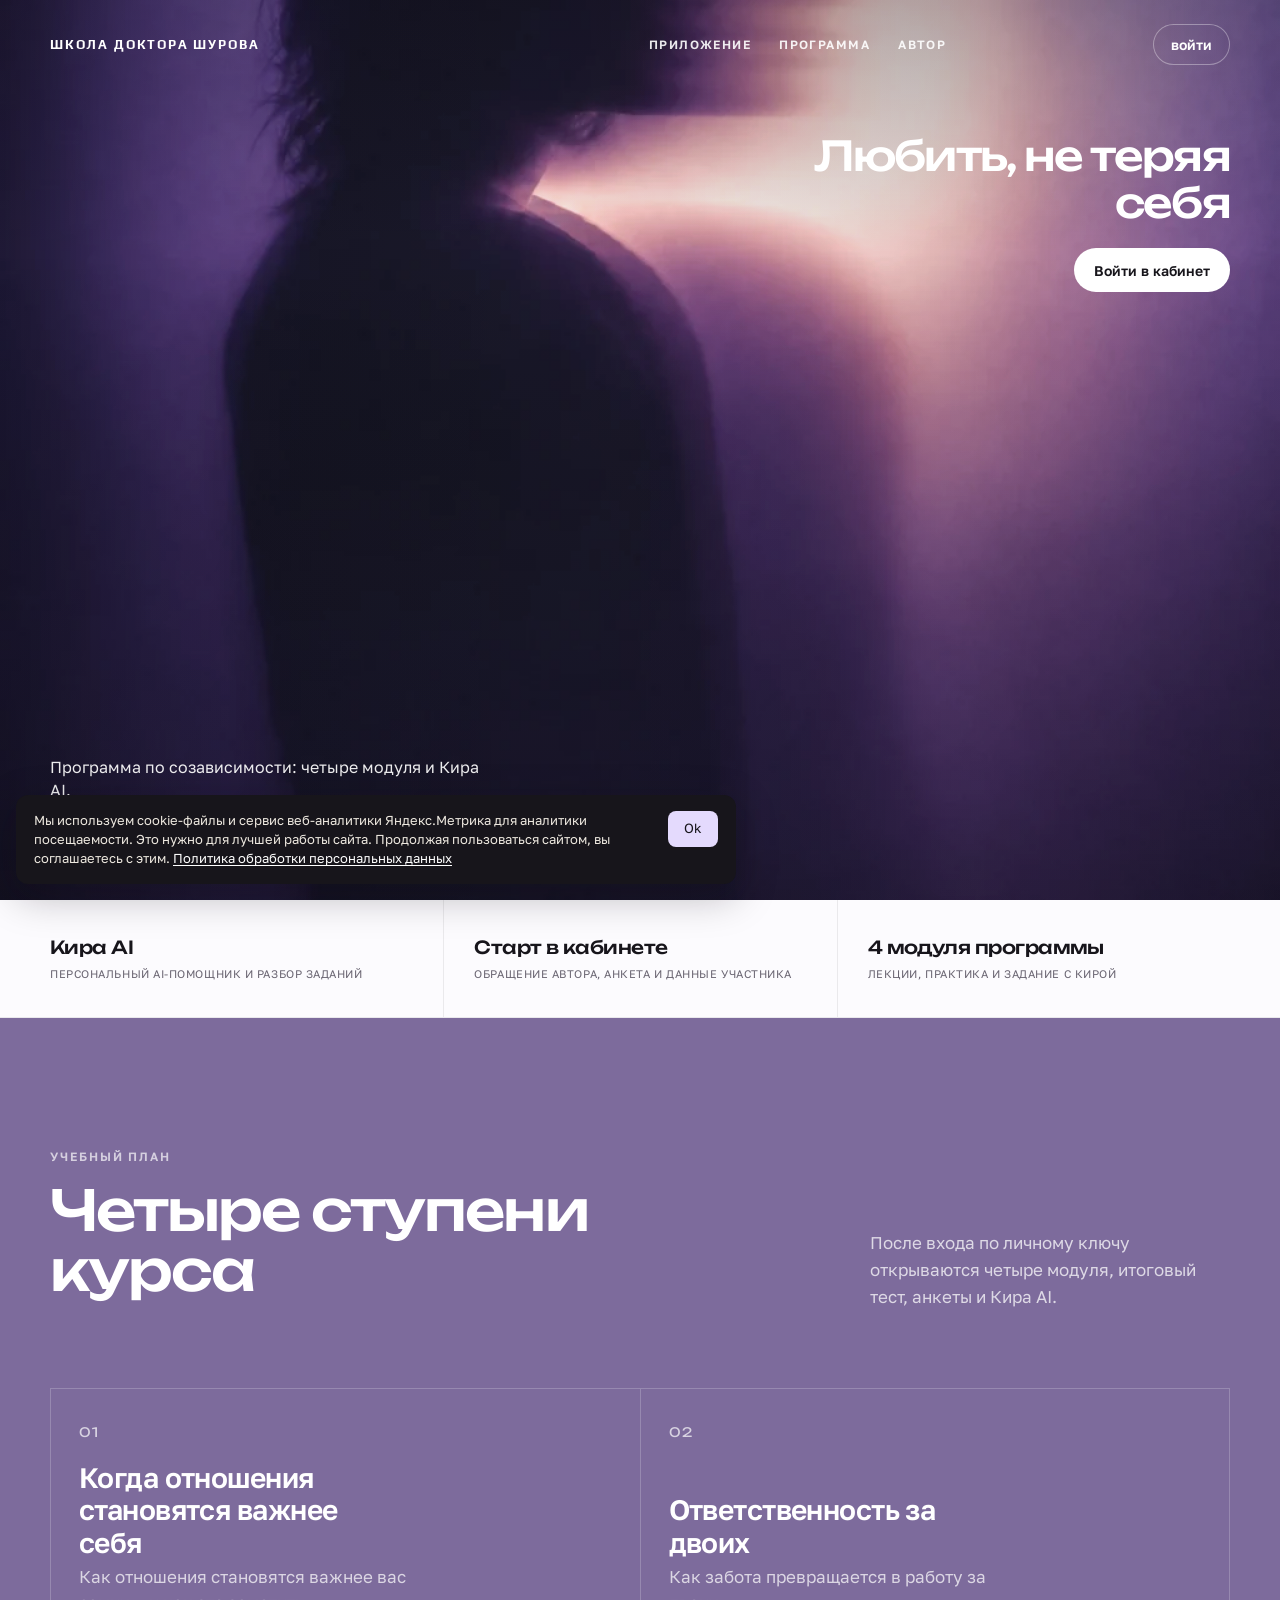
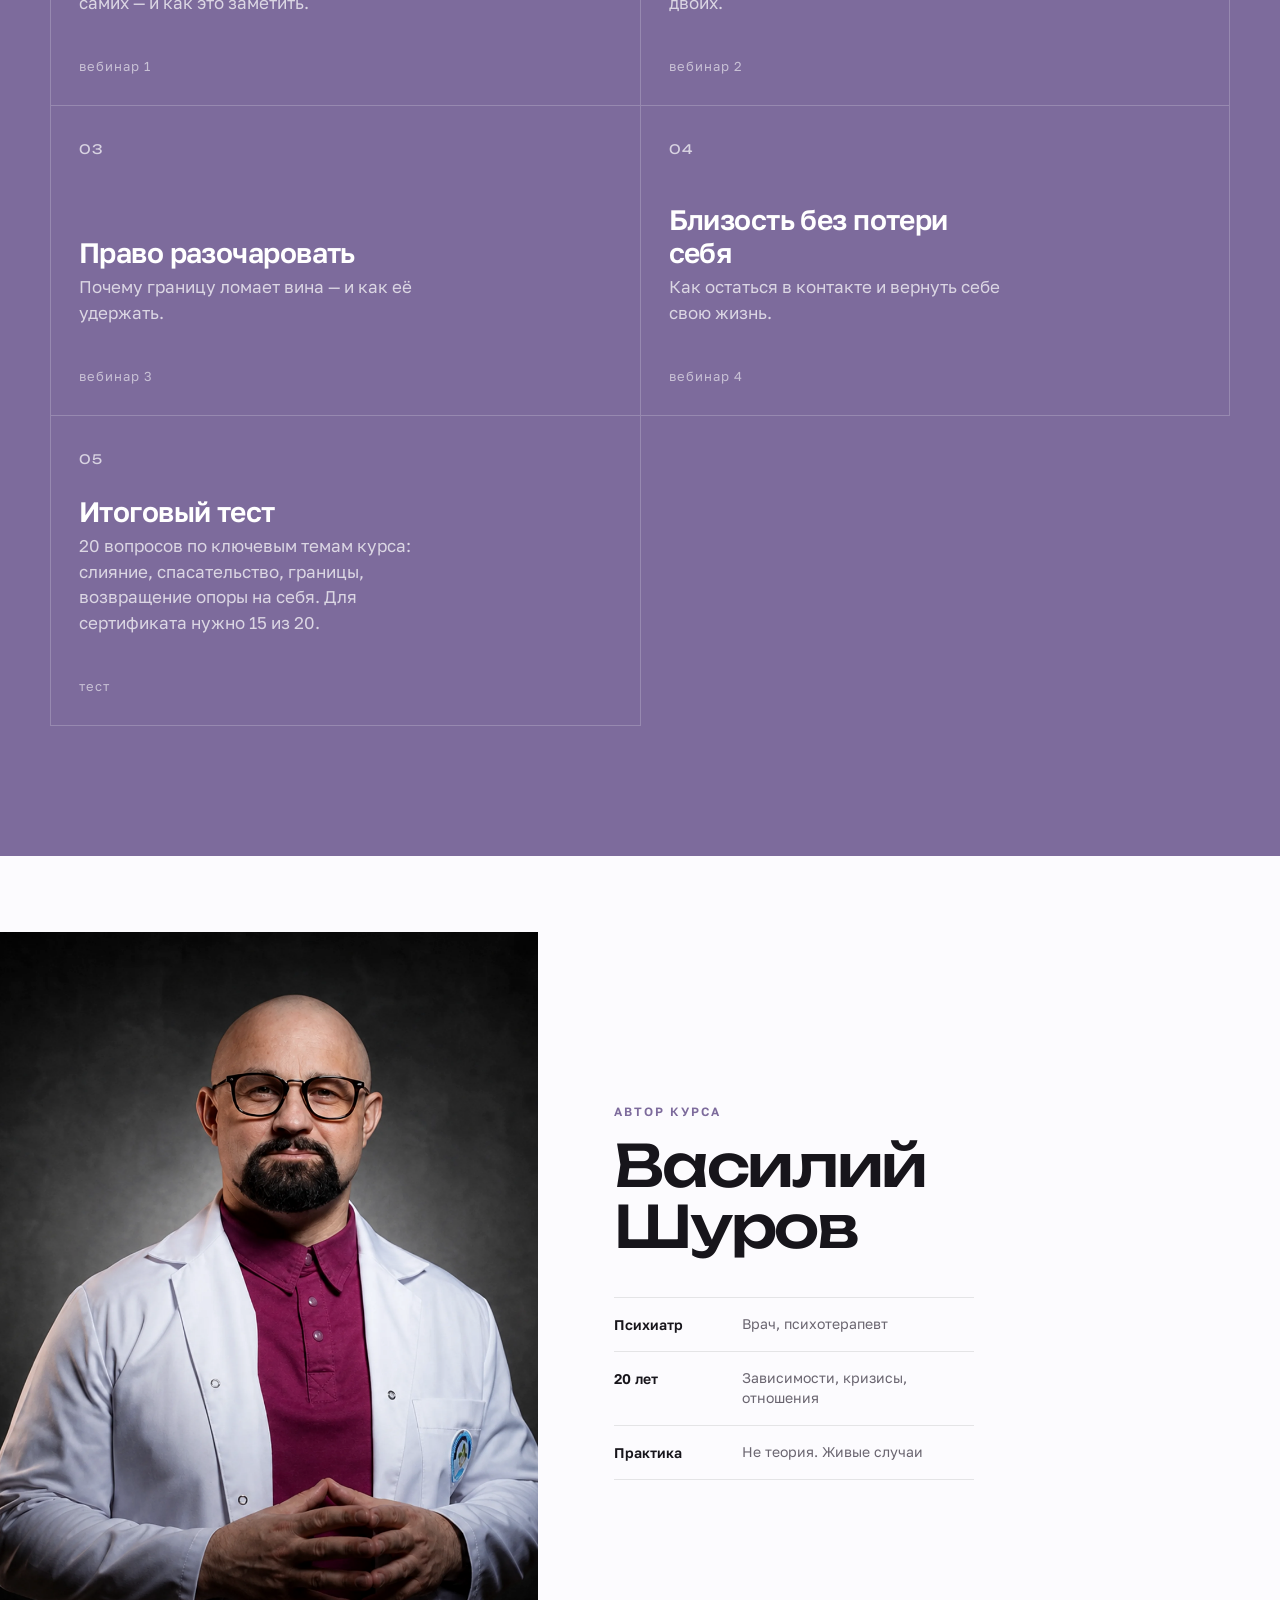
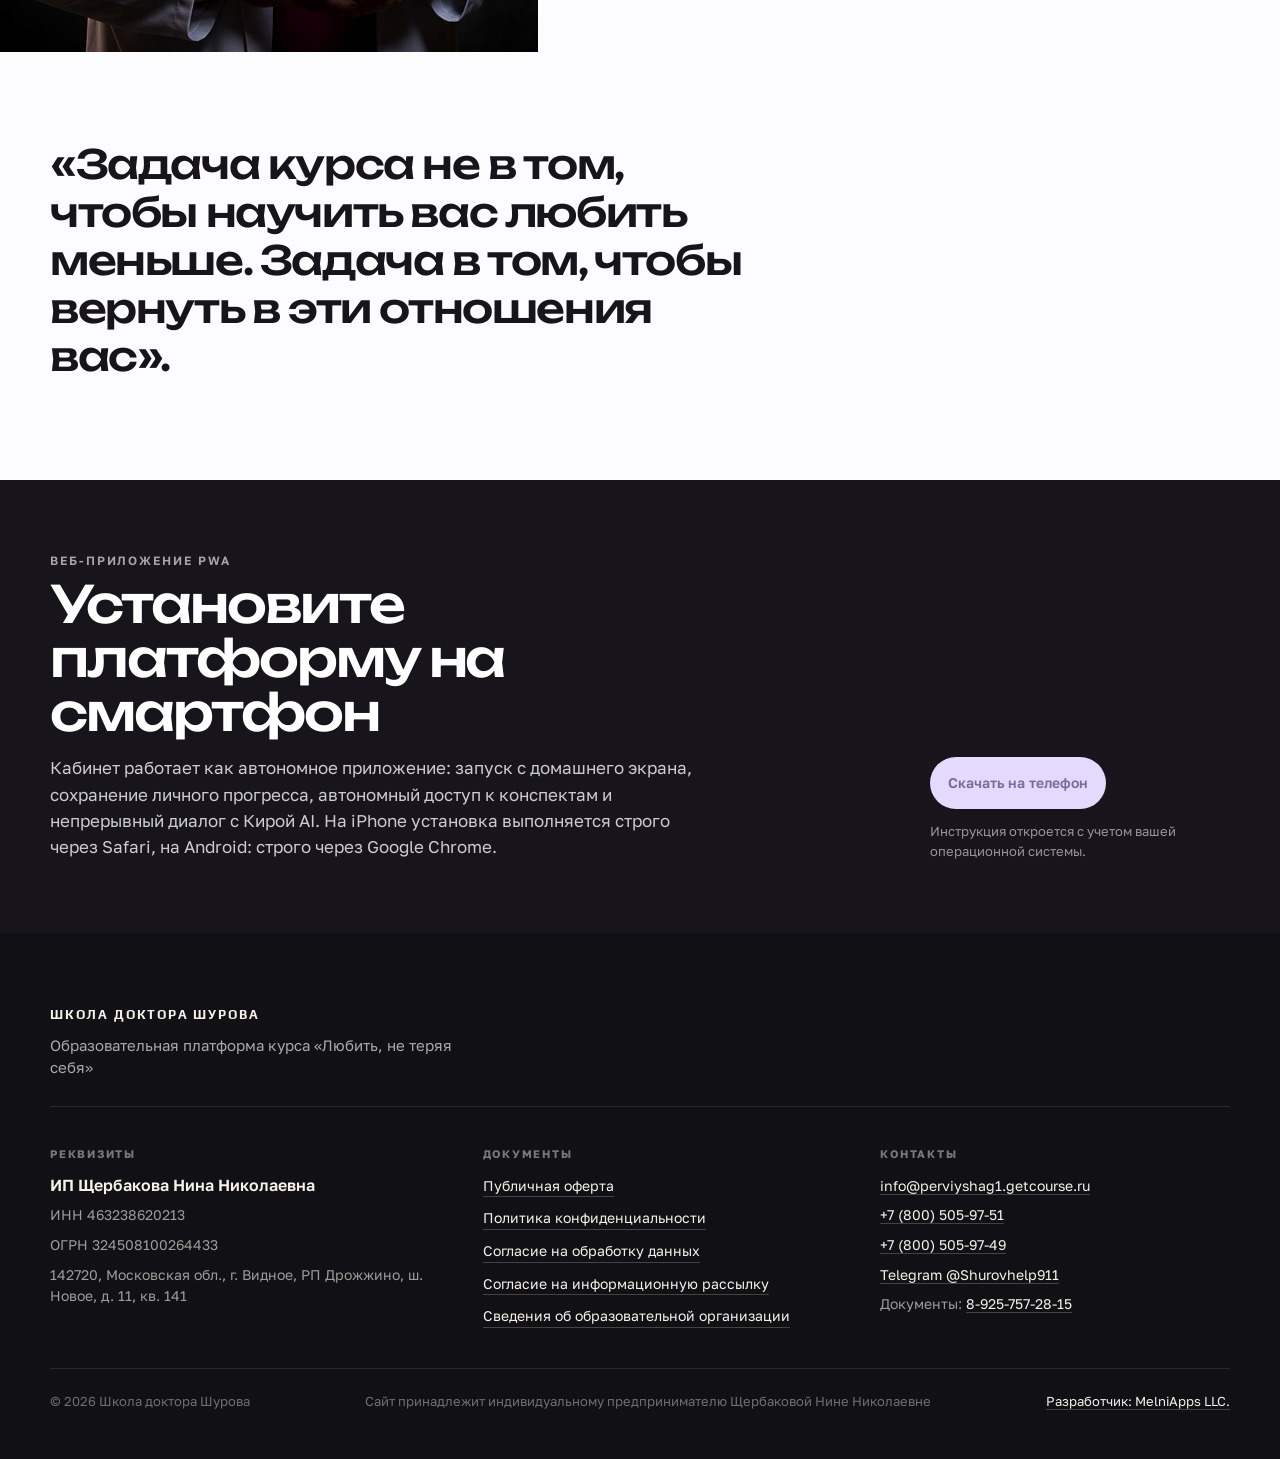
<file: index.html>
<!DOCTYPE html>
<html lang="ru">
<head>
  <meta charset="UTF-8" />
  <meta name="viewport" content="width=device-width, initial-scale=1.0, viewport-fit=cover" />
  <link rel="preload" as="image" href="assets/hello-loop.jpg" />
  <link rel="preload" as="video" href="assets/hello-loop.mp4" type="video/mp4" />
  <meta name="theme-color" content="#ffffff" />
  <meta name="application-name" content="Школа Шурова" />
  <meta name="mobile-web-app-capable" content="yes" />
  <meta name="apple-mobile-web-app-capable" content="yes" />
  <meta name="apple-mobile-web-app-status-bar-style" content="default" />
  <meta name="apple-mobile-web-app-title" content="Школа Шурова" />
  <title>Школа доктора Шурова. Образовательная платформа</title>
  <meta name="description" content="Личный кабинет курса «Любить, не теряя себя»: четыре модуля, Кира AI и разбор домашних заданий." />
  <meta property="og:type" content="website" />
  <meta property="og:locale" content="ru_RU" />
  <meta property="og:site_name" content="Школа доктора Шурова" />
  <meta property="og:title" content="Любить, не теряя себя. Школа доктора Шурова" />
  <meta property="og:description" content="Личный кабинет курса. Четыре модуля, Кира AI и разбор домашних заданий." />
  <meta property="og:url" content="https://doctorshurov.ru/" />
  <meta property="og:image" content="https://doctorshurov.ru/og.jpg?v=3" />
  <meta property="og:image:secure_url" content="https://doctorshurov.ru/og.jpg?v=3" />
  <meta property="og:image:type" content="image/jpeg" />
  <meta property="og:image:width" content="1200" />
  <meta property="og:image:height" content="630" />
  <meta property="og:image:alt" content="Курс «Любить, не теряя себя». Школа доктора Шурова" />
  <meta name="twitter:card" content="summary_large_image" />
  <meta name="twitter:title" content="Любить, не теряя себя. Школа доктора Шурова" />
  <meta name="twitter:description" content="Личный кабинет курса. Четыре модуля, Кира AI и разбор домашних заданий." />
  <meta name="twitter:image" content="https://doctorshurov.ru/og.jpg?v=3" />
  <link rel="image_src" href="https://doctorshurov.ru/og.jpg?v=3" />
  <link rel="preconnect" href="https://fonts.googleapis.com" />
  <link rel="preconnect" href="https://fonts.gstatic.com" crossorigin />
  <script>
    (function () {
      if (location.hostname === "www.doctorshurov.ru") {
        location.replace("https://doctorshurov.ru/" + location.search + location.hash);
      }
    })();
    document.addEventListener("click", function (e) {
      var t = e.target && e.target.closest && e.target.closest("#logout");
      if (!t) return;
      try { localStorage.clear(); } catch (err) {}
      try { sessionStorage.clear(); } catch (err) {}
    }, true);
    (function () {
      function stop(e) { e.preventDefault(); }
      ["gesturestart", "gesturechange", "gestureend"].forEach(function (type) {
        document.addEventListener(type, stop, { passive: false });
      });
      var last = 0;
      document.addEventListener("touchend", function (e) {
        var now = Date.now();
        if (now - last < 350) stop(e);
        last = now;
      }, { passive: false });
    })();
  </script>
  <script src="config.js?v=8"></script>
  <link rel="manifest" href="/manifest.webmanifest" />
  <link rel="apple-touch-icon" sizes="180x180" href="/apple-touch-icon.png" />
  <link rel="apple-touch-icon" sizes="180x180" href="/assets/apple-touch-icon.png" />
  <link rel="icon" type="image/png" sizes="192x192" href="/assets/pwa-192.png" />
  <link href="https://fonts.googleapis.com/css2?family=Golos+Text:wght@400;500;600;700&family=Play:wght@400;700&family=Unbounded:wght@400;500;600;700&display=swap" rel="stylesheet" />
  <link rel="stylesheet" href="styles.css?v=78" />
</head>
<body>
  <div id="app"></div>
  <div class="pwa-layer" id="pwaLayer" hidden>
    <div class="pwa-sheet" role="dialog" aria-modal="true" aria-labelledby="pwaTitle">
      <button class="pwa-x" type="button" id="pwaClose" aria-label="Закрыть">закрыть</button>
      <p class="kicker">Автономное веб-приложение</p>
      <h2 id="pwaTitle">Установка платформы на смартфон</h2>
      <p class="pwa-lead">Кабинет работает как автономное веб-приложение: иконка на домашнем экране, полноэкранный режим, сохранение ответов и непрерывная работа с AI-тьютором Кирой AI.</p>
      <button class="btn" type="button" id="pwaNative" hidden>Установить сейчас</button>
      <p class="pwa-on-note" id="pwaStandalone" hidden>Платформа уже запущена как приложение с домашнего экрана.</p>
      <div class="pwa-cols">
        <article class="pwa-card" data-os="ios">
          <p class="pwa-os">iPhone · строго браузер Safari</p>
          <ol>
            <li>Откройте страницу в <b>Safari</b> (не Chrome, не внутри Telegram или других приложений).</li>
            <li>Нажмите кнопку <b>Поделиться</b> в нижней панели: квадрат со стрелкой вверх.</li>
            <li>Пролистайте меню и выберите <b>На экран «Домой»</b>.</li>
            <li>Включите переключатель <b>Открыть как веб-приложение</b> — без него iPhone откроет обычный Safari со строками браузера.</li>
            <li>Подтвердите кнопкой <b>Добавить</b> вверху справа.</li>
            <li>Закройте Safari и запускайте только иконку с домашнего экрана.</li>
          </ol>
        </article>
        <article class="pwa-card" data-os="android">
          <p class="pwa-os">Android · строго браузер Chrome</p>
          <ol>
            <li>Откройте страницу в <b>Google Chrome</b> (не во встроенном браузере соцсетей).</li>
            <li>Нажмите меню <b>три точки</b> в правом верхнем углу экрана.</li>
            <li>Выберите пункт <b>Установить приложение</b> или <b>Добавить на главный экран</b>.</li>
            <li>Подтвердите действие кнопкой <b>Установить</b>.</li>
            <li>Иконка программы появится среди ваших приложений на смартфоне.</li>
          </ol>
        </article>
      </div>
    </div>
  </div>
  <div class="cookie-bar" id="cookieBar" hidden>
    <p>Мы используем cookie-файлы и сервис веб-аналитики Яндекс.Метрика для аналитики посещаемости. Это нужно для лучшей работы сайта. Продолжая пользоваться сайтом, вы соглашаетесь с этим. <a href="https://tvoi-shag.online/docs/policy" target="_blank" rel="noopener">Политика обработки персональных данных</a></p>
    <button type="button" id="cookieOk">Ok</button>
  </div>
  <script src="course.js?v=26"></script>
  <script src="app.js?v=99"></script>
</body>
</html>
</file>
<file: styles.css>
:root {
  --aura: #c6b9ee;
  --violet: #7d6b9c;
  --violet-dark: #5c4b7a;
  --ink: #17151b;
  --mute: #6a6572;
  --line: rgba(23, 21, 27, 0.1);
  --line-dark: rgba(255, 255, 255, 0.14);
  --paper: #ffffff;
  --white: #f6f2ea;
  --snow: #fcfbfe;
  --night: #0e0c12;
  --fog: #eee9e0;
  --glass: rgba(15, 14, 18, 0.68);
  --display: "Unbounded", Arial, sans-serif;
  --serif: "Unbounded", Arial, sans-serif;
  --sans: "Golos Text", Arial, sans-serif;
  --gutter: max(32px, calc((100vw - 1180px) / 2));
}

* { box-sizing: border-box; }
html { scroll-behavior: smooth; overflow-x: hidden; background: #17151b; }
html:has(.app),
html:has(.app) body { background: #f7f4ee; }
html, body {
  margin: 0;
  min-height: 100%;
  color: var(--white);
  touch-action: pan-x pan-y;
}
body {
  font-family: var(--sans);
  font-size: 17px;
  line-height: 1.5;
  overflow-x: hidden;
  background: #17151b;
  -webkit-font-smoothing: antialiased;
  -webkit-text-size-adjust: 100%;
  overscroll-behavior-y: none;
}
button, input, textarea, select, a, label {
  font-family: inherit;
  font-weight: inherit;
  line-height: inherit;
  color: inherit;
  touch-action: manipulation;
}
input, textarea, select {
  font-size: 16px;
  touch-action: pan-y;
}
a { color: inherit; text-decoration: none; }
p { margin: 0 0 12px; }
h1, h2 {
  font-family: var(--display);
  font-weight: 500;
  letter-spacing: -0.04em;
  line-height: 1.08;
  margin: 0;
}
h3 {
  font-family: var(--sans);
  font-weight: 600;
  letter-spacing: -0.02em;
  line-height: 1.2;
  margin: 0;
}

.inner { width: min(920px, calc(100% - 48px)); margin: 0 auto; }
.kicker {
  margin: 0 0 14px;
  font-size: 12px;
  letter-spacing: 0.16em;
  text-transform: uppercase;
  color: var(--aura);
  font-weight: 600;
}
.lead { max-width: 34em; color: rgba(246, 243, 255, 0.78); }
.fine { font-size: 13px; color: var(--mute); }
.fine a { text-decoration: underline; text-underline-offset: 3px; }

.hero {
  position: relative;
  min-height: 100vh;
  min-height: 100dvh;
  display: flex;
  flex-direction: column;
  align-items: center;
  justify-content: space-between;
  padding: 22px 16px 28px;
  overflow: hidden;
  color: #fff;
}
.hero-bg {
  position: absolute;
  inset: 0;
  width: 100%;
  height: 100%;
  object-fit: cover;
  object-position: 55% 40%;
}
.hero-shade {
  position: absolute;
  inset: 0;
  background:
    linear-gradient(180deg, rgba(10, 9, 14, 0.28) 0%, rgba(10, 9, 14, 0.18) 40%, rgba(10, 9, 14, 0.62) 100%),
    linear-gradient(90deg, rgba(176, 166, 223, 0.18), transparent 42%);
}
.glass, .hero-center, .dock { position: relative; z-index: 1; }

.glass {
  display: flex;
  align-items: center;
  gap: 22px;
  padding: 10px 10px 10px 20px;
  border-radius: 999px;
  background: rgba(255, 255, 255, 0.14);
  backdrop-filter: blur(18px);
  -webkit-backdrop-filter: blur(18px);
  box-shadow: inset 0 0 0 1px rgba(255, 255, 255, 0.22);
}
.brand { font-weight: 600; letter-spacing: -0.02em; }
.glass nav { display: flex; gap: 18px; font-size: 14px; color: rgba(255, 255, 255, 0.86); }
.glass nav a:hover { color: #fff; }

.hero-center { text-align: center; padding: 8vh 16px 0; }
.hero-center h1 {
  font-size: clamp(48px, 8vw, 104px);
  font-weight: 500;
  color: #fff;
  text-shadow: 0 8px 40px rgba(10, 9, 14, 0.35);
}
.hero-center em {
  font-style: italic;
  font-weight: 500;
}
.hero-center p {
  margin: 18px 0 0;
  font-size: 16px;
  color: rgba(255, 255, 255, 0.86);
}

.dock {
  display: flex;
  align-items: center;
  gap: 10px;
  width: min(560px, calc(100% - 24px));
  padding: 8px 8px 8px 20px;
  border-radius: 999px;
  background: rgba(14, 13, 18, 0.58);
  backdrop-filter: blur(20px);
  -webkit-backdrop-filter: blur(20px);
  box-shadow: inset 0 0 0 1px rgba(255, 255, 255, 0.14);
}
.dock p { margin: 0; flex: 1; font-size: 14px; color: rgba(255, 255, 255, 0.8); }
.dock input {
  flex: 1;
  min-width: 0;
  border: 0;
  background: transparent;
  outline: none;
  color: #fff;
  padding: 10px 0;
  font-size: 16px;
}
.dock input::placeholder { color: rgba(255, 255, 255, 0.55); }

.btn {
  display: inline-flex;
  align-items: center;
  justify-content: center;
  border: 0;
  border-radius: 999px;
  min-height: 42px;
  padding: 10px 18px;
  background: var(--ink);
  color: #fff;
  font-size: 14px;
  font-weight: 600;
  cursor: pointer;
  white-space: nowrap;
}
.btn.light { background: #fff; color: var(--ink); }
.btn.light:hover { background: var(--aura); }
.btn.ghost {
  background: transparent;
  color: #fff;
  box-shadow: inset 0 0 0 1px rgba(255, 255, 255, 0.35);
}
.btn.ghost:hover { background: rgba(255, 255, 255, 0.12); }
.btn:disabled { opacity: 0.45; cursor: default; }

.strip { background: var(--night); }
.strip .inner {
  display: grid;
  grid-template-columns: repeat(3, 1fr);
  gap: 0;
  padding: 28px 0;
}
.strip p { margin: 0; color: var(--mute); font-size: 14px; }
.strip b { color: var(--white); font-weight: 600; }

.block { padding: 88px 0; background: var(--paper); }
.block.dim { background: #12111a; }
.block h2 { font-size: clamp(36px, 5vw, 64px); max-width: 14ch; margin-bottom: 18px; }

.voices { list-style: none; padding: 0; margin: 36px 0 0; }
.voices li {
  padding: 20px 0;
  border-top: 1px solid var(--line);
  font-family: var(--serif);
  font-size: clamp(22px, 3vw, 32px);
  font-style: italic;
  line-height: 1.25;
  max-width: 20em;
}
.voices li:last-child { border-bottom: 1px solid var(--line); }

.mods { list-style: none; padding: 0; margin: 40px 0 0; }
.mods li {
  display: grid;
  grid-template-columns: 56px 1fr;
  gap: 18px;
  padding: 22px 0;
  border-top: 1px solid var(--line);
}
.mods li:last-child { border-bottom: 1px solid var(--line); }
.mods span { font-size: 13px; color: var(--aura); letter-spacing: 0.08em; padding-top: 6px; }
.mods h3 { font-size: 28px; margin-bottom: 6px; }
.mods p { margin: 0; color: var(--mute); }

.foot { padding: 28px 0 40px; color: var(--mute); font-size: 13px; }
.foot .inner { display: flex; justify-content: space-between; gap: 16px; }

.nav.thin {
  display: flex;
  align-items: center;
  justify-content: space-between;
  padding: 20px 24px;
}
.nav.thin .brand { color: var(--white); }
.text-link {
  border: 0;
  background: none;
  padding: 0;
  font-size: 13px;
  color: var(--mute);
  cursor: pointer;
}
.step-count { font-size: 12px; letter-spacing: 0.12em; text-transform: uppercase; color: var(--mute); }

.flow { min-height: 100vh; display: flex; flex-direction: column; background: var(--paper); color: var(--white); }
.flow-bar { height: 2px; background: rgba(255, 255, 255, 0.08); }
.flow-bar > i { display: block; height: 100%; background: var(--aura); }
.flow-main { width: min(680px, calc(100% - 40px)); margin: 48px auto 80px; }
.flow-main h1 { font-size: clamp(40px, 7vw, 72px); margin-bottom: 16px; }
.flow-main .lead { color: var(--mute); }
.flow .btn { background: var(--aura); color: var(--ink); }
.flow .btn.ghost { background: transparent; color: var(--white); box-shadow: inset 0 0 0 1px rgba(255,255,255,0.25); }
.actions {
  display: flex;
  flex-direction: row-reverse;
  flex-wrap: wrap;
  justify-content: flex-end;
  align-items: center;
  gap: 8px 18px;
  margin-top: 8px;
}
.flow .actions .text-link {
  min-height: 44px;
  color: rgba(246, 242, 234, 0.62);
}

.stack-form { display: flex; flex-direction: column; gap: 16px; margin-top: 28px; }
.stack-form label {
  display: flex;
  flex-direction: column;
  gap: 8px;
  font-size: 12px;
  letter-spacing: 0.12em;
  text-transform: uppercase;
  color: var(--mute);
}
.stack-form input,
.hw textarea,
.chat-in input {
  width: 100%;
  border: 0;
  border-bottom: 1px solid rgba(255, 255, 255, 0.22);
  border-radius: 0;
  padding: 12px 0;
  background: transparent;
  outline: none;
}
.choices { display: flex; flex-direction: column; gap: 8px; }
.choice {
  text-align: left;
  padding: 18px 16px;
  background: rgba(255, 255, 255, 0.04);
  border: 1px solid var(--line);
  border-radius: 16px;
  cursor: pointer;
}
.choice strong { display: block; font-size: 18px; margin-bottom: 4px; }
.choice span { display: block; font-size: 14px; color: var(--mute); }
.choice.on { background: var(--aura); color: var(--ink); border-color: var(--aura); }
.choice.on span { color: var(--ink); }
.price-line { font-family: var(--serif); font-size: 48px; margin: 8px 0 16px; }
.pay-points { list-style: none; padding: 0; margin: 0 0 28px; color: var(--mute); }

.app { min-height: 100vh; display: flex; flex-direction: column; background: #f6f3ff; color: var(--ink); }
.body { display: grid; grid-template-columns: 280px 1fr; flex: 1; }
.top {
  display: flex;
  align-items: center;
  gap: 20px;
  padding: 16px 24px;
  background: var(--night);
  color: var(--fog);
}
.top .brand { color: var(--fog); }
.top-titles { margin-right: auto; font-size: 13px; color: rgba(246, 243, 255, 0.7); }
.text-link.light { color: var(--fog); }

.side {
  background: #fff;
  border-right: 1px solid rgba(22, 20, 31, 0.08);
  padding: 22px 16px 36px;
}
.userbar { font-size: 12px; color: var(--mute); padding: 0 8px 16px; }
.progress { margin: 0 8px 22px; }
.progress .meta {
  display: flex;
  justify-content: space-between;
  font-size: 11px;
  letter-spacing: 0.08em;
  text-transform: uppercase;
  color: var(--mute);
  margin-bottom: 8px;
}
.bar { height: 3px; background: rgba(22, 20, 31, 0.1); }
.bar > i { display: block; height: 100%; background: var(--aura); }
.nav-mod { padding: 12px 8px 16px; border-top: 1px solid rgba(22, 20, 31, 0.08); }
.nav-mod .n { font-size: 11px; letter-spacing: 0.1em; text-transform: uppercase; color: var(--mute); }
.nav-mod .t { font-family: var(--serif); font-size: 20px; margin: 6px 0 10px; }
.lessons a { display: flex; align-items: center; gap: 10px; padding: 8px 0; font-size: 14px; }
.lessons a.on { font-weight: 700; }
.dot {
  width: 8px; height: 8px;
  border-radius: 50%;
  background: transparent;
  box-shadow: inset 0 0 0 1px var(--ink);
  flex: 0 0 8px;
}
.dot.done { background: var(--aura); box-shadow: none; }
.side-foot { padding: 16px 8px; }
.side-foot a { font-size: 13px; }
.side-foot a.on { font-weight: 700; }
.portrait { margin: 16px 8px 0; }
.portrait img {
  display: block;
  width: 100%;
  height: 200px;
  object-fit: cover;
  object-position: 50% 12%;
}
.portrait .cap { padding: 10px 0 0; font-size: 12px; color: var(--mute); }
.portrait .cap b { display: block; color: var(--ink); margin-bottom: 2px; }

.main { padding: 36px 48px 80px; max-width: 860px; }
.crumb { font-size: 12px; letter-spacing: 0.12em; text-transform: uppercase; color: var(--mute); margin: 0 0 12px; }
.main h2 { font-size: clamp(32px, 4vw, 48px); margin-bottom: 10px; }
.lede { color: var(--mute); margin: 0 0 28px; }

.video {
  aspect-ratio: 16 / 9;
  background: var(--night);
  color: var(--fog);
  display: grid;
  place-items: center;
  margin-bottom: 36px;
  position: relative;
  border-radius: 18px;
  overflow: hidden;
}
.video.is-live { display: block; }
.video.is-live::before,
.video.is-live .play,
.video.is-live .video-meta {
  content: none;
  display: none !important;
  pointer-events: none;
}
.video.is-live video {
  position: relative;
  z-index: 3;
  display: block;
  width: 100%;
  height: auto;
  min-height: 180px;
  aspect-ratio: 16 / 9;
  object-fit: cover;
  background: #1a1418;
  pointer-events: auto;
}
.video.is-live video::-webkit-media-controls-download-button,
.video.is-live video::-internal-media-controls-download-button {
  display: none !important;
}
.video .play {
  position: absolute;
  top: 50%;
  left: 50%;
  width: 72px;
  height: 72px;
  margin: -36px 0 0 -36px;
  border: 1px solid rgba(255, 255, 255, 0.7);
  border-radius: 50%;
  display: grid;
  place-items: center;
  background: rgba(255, 255, 255, 0.08);
  backdrop-filter: blur(12px);
  -webkit-backdrop-filter: blur(12px);
  color: var(--fog);
  z-index: 2;
}
.video .play svg {
  width: 22px;
  height: 22px;
  margin-left: 3px;
  fill: currentColor;
}
.video .play::before { content: none; }
.video .cap {
  position: absolute; left: 20px; bottom: 16px;
  margin: 0;
  font-size: 12px;
  letter-spacing: 0.1em;
  text-transform: uppercase;
}

.section { margin-bottom: 40px; }
.section h3 { font-size: 28px; margin-bottom: 14px; }
.lecture p { margin: 0 0 16px; font-size: 17px; line-height: 1.7; max-width: 40em; }

.hw { padding-top: 8px; }
.hw .ask,
.hw-kira-page .ask { font-size: 18px; margin: 0 0 8px; }
.hw .hint,
.hw-kira-page .hint { font-size: 14px; color: var(--mute); margin: 0 0 16px; }
.hw-kira-page .chat-log { min-height: 240px; }
.hw textarea {
  min-height: 140px;
  resize: vertical;
  border: 1px solid rgba(22, 20, 31, 0.12);
  padding: 12px;
  color: var(--ink);
}
.app .chat-in input,
.app .stack-form input { color: var(--ink); border-bottom-color: rgba(22, 20, 31, 0.16); }
.row { display: flex; gap: 10px; flex-wrap: wrap; margin-top: 14px; }
.app .btn { background: var(--ink); color: #fff; }
.app .btn.ghost { background: transparent; color: var(--ink); box-shadow: inset 0 0 0 1px rgba(22, 20, 31, 0.2); }
.review { margin-top: 22px; padding-top: 18px; border-top: 1px solid rgba(22, 20, 31, 0.08); }
.review .tag { font-size: 12px; letter-spacing: 0.12em; text-transform: uppercase; margin-bottom: 8px; color: var(--mute); }

.chat-wrap { border-top: 1px solid rgba(22, 20, 31, 0.08); min-height: 58vh; display: flex; flex-direction: column; }
.chat-log { flex: 1; overflow: auto; padding: 22px 0; display: flex; flex-direction: column; gap: 14px; }
.msg { max-width: 72%; }
.msg .who { font-size: 11px; letter-spacing: 0.08em; text-transform: uppercase; color: var(--mute); margin-bottom: 4px; }
.msg .bubble { background: #fff; padding: 10px 12px; border-radius: 14px; white-space: pre-wrap; }
.msg.me { align-self: flex-end; text-align: right; }
.msg.me .bubble { background: var(--ink); color: var(--fog); }
.msg-next {
  display: inline-flex;
  align-items: center;
  margin-top: 8px;
  padding: 7px 12px;
  border-radius: 999px;
  background: #e7e0f7;
  color: #3d344f;
  font-size: 13px;
  font-weight: 600;
  line-height: 1.2;
}
.chat-in { display: flex; gap: 10px; padding: 14px 0; border-top: 1px solid rgba(22, 20, 31, 0.08); }
.gpt-in { border-top: 0; padding-top: 8px; }
.gpt-box {
  display: flex;
  flex-wrap: nowrap;
  align-items: flex-end;
  gap: 8px;
  width: 100%;
  padding: 10px 10px 10px 16px;
  border-radius: 22px;
  background: #fff;
  box-shadow: 0 0 0 1px rgba(23, 21, 27, 0.1);
}
.gpt-box textarea {
  flex: 1 1 auto;
  width: 0;
  min-width: 0;
  min-height: 24px;
  max-height: 140px;
  margin: 0;
  padding: 6px 0;
  border: 0;
  resize: none;
  background: transparent;
  color: var(--ink);
  font-size: 16px;
  line-height: 1.4;
  outline: none;
}
.gpt-send {
  flex: 0 0 36px;
  width: 36px;
  height: 36px;
  border: 0;
  border-radius: 50%;
  background: #17151b;
  color: #fff;
  display: grid;
  place-items: center;
  cursor: pointer;
  padding: 0;
}
.gpt-send svg { width: 18px; height: 18px; }

@media (max-width: 860px) {
  .glass nav { display: none; }
  .hero-center { padding-top: 12vh; }
  .strip .inner { grid-template-columns: 1fr; gap: 12px; }
  .body { grid-template-columns: 1fr; }
  .main { padding: 24px 18px 64px; }
  .portrait { display: none; }
  .dock { width: calc(100% - 16px); }
}

/* 2026 editorial system */
html, body { background: var(--snow); color: var(--ink); }
.site { overflow: clip; }
.inner { width: min(1180px, calc(100% - 64px)); }
.brand-lockup { display: inline-flex; align-items: center; gap: 12px; min-width: 0; }
.brand-mark {
  width: 42px;
  height: 42px;
  display: grid;
  place-items: center;
  overflow: hidden;
  border-radius: 10px;
  background: rgba(255,255,255,.94);
}
.brand-mark img { width: 62px; height: auto; display: block; }
.brand-copy { display: flex; flex-direction: column; min-width: 0; }
.brand-copy b { font-size: 13px; line-height: 1.15; font-weight: 600; letter-spacing: -.01em; }
.brand-copy small { margin-top: 3px; font-size: 9px; line-height: 1; font-weight: 500; letter-spacing: .12em; text-transform: uppercase; opacity: .54; }
.brand-lockup.is-light { color: #fff; }

.hero {
  min-height: 100vh;
  min-height: 100dvh;
  align-items: stretch;
  padding: 0;
  isolation: isolate;
}
.hero-bg { object-position: 28% 50%; filter: saturate(1.05) contrast(1.04); }
.hero-shade {
  background:
    linear-gradient(90deg, rgba(8,6,12,.18) 0%, transparent 42%, rgba(8,6,12,.12) 100%),
    linear-gradient(180deg, rgba(8,6,12,.2) 0%, transparent 28%, rgba(8,6,12,.28) 100%);
}
.hero-east,
.hero-west { position: absolute; z-index: 2; }
.hero-east {
  top: 132px;
  right: max(40px, calc((100vw - 1180px) / 2));
  max-width: min(440px, 46vw);
  text-align: right;
}
.hero-east h1 {
  margin: 0 0 22px;
  max-width: none;
  font-size: clamp(26px, 2.8vw, 40px);
  font-weight: 500;
  line-height: 1.15;
  letter-spacing: -0.04em;
  text-shadow: none;
}
.hero-east .btn { min-height: 44px; padding: 10px 20px; }
.hero-west {
  left: max(40px, calc((100vw - 1180px) / 2));
  bottom: 48px;
  max-width: 420px;
}
.hero-west p {
  margin: 0 0 16px;
  font-size: 16px;
  line-height: 1.45;
  color: rgba(255,255,255,.9);
}
.chips { display: flex; flex-wrap: wrap; gap: 8px; }
.chips a,
.chips span {
  display: inline-flex;
  align-items: center;
  min-height: 34px;
  padding: 6px 12px;
  border-radius: 8px;
  background: rgba(10, 8, 14, .38);
  backdrop-filter: blur(14px);
  -webkit-backdrop-filter: blur(14px);
  color: #fff;
  font-size: 13px;
  font-weight: 500;
}
.chips a:hover { background: rgba(10, 8, 14, .55); }
.glass {
  position: fixed;
  top: 0;
  left: 0;
  right: 0;
  z-index: 20;
  width: 100%;
  margin: 0;
  justify-content: space-between;
  padding: 22px max(32px, calc((100vw - 1180px) / 2));
  border-radius: 0;
  background: transparent;
  border: 0;
  box-shadow: none;
  backdrop-filter: none;
  -webkit-backdrop-filter: none;
  transition: background .35s ease, padding .35s ease;
}
.glass.is-scrolled {
  padding-block: 14px;
  background: #fff;
  color: var(--ink);
  box-shadow: 0 1px 0 rgba(23, 21, 27, .08);
}
.glass.is-scrolled .brand-lockup,
.glass.is-scrolled .brand-copy { color: var(--ink); }
.glass.is-scrolled .brand-mark img { filter: none; }
.glass.is-scrolled nav { color: var(--ink); }
.glass.is-scrolled nav a:hover { color: var(--ink); }
.glass.is-scrolled nav a::after { background: var(--ink); }
.glass.is-scrolled .btn.ghost {
  color: var(--ink);
  box-shadow: inset 0 0 0 1px rgba(23, 21, 27, .22);
}
.glass.is-scrolled .btn.ghost:hover { background: rgba(23, 21, 27, .05); }
.glass .brand { margin-right: auto; }
.glass .brand-mark { background: transparent; }
.glass .brand-mark img { filter: brightness(0) invert(1); }
.glass nav { margin: 0 auto; gap: 30px; }
.glass nav a { position: relative; font-size: 12px; letter-spacing: .02em; }
.glass nav a::after { content: ""; position: absolute; left: 0; right: 100%; bottom: -5px; height: 1px; background: #fff; transition: right .25s ease; }
.glass nav a:hover::after { right: 0; }
.glass .btn { min-height: 40px; padding-inline: 17px; }

.btn i { margin-left: 10px; font-style: normal; font-size: 16px; font-weight: 400; }

.strip {
  background: var(--snow);
  color: var(--ink);
  border-top: 0;
  border-bottom: 1px solid rgba(23, 21, 27, .08);
}
.strip .inner { padding: 0; }
.strip p {
  display: flex;
  flex-direction: column;
  gap: 5px;
  padding: 34px 30px;
  border-left: 1px solid rgba(23, 21, 27, .08);
  color: var(--mute);
}
.strip p:first-child { border-left: 0; padding-left: 0; }
.strip p:last-child { border-right: 0; padding-right: 0; }
.strip b { font-family: var(--display); font-size: 18px; font-weight: 500; letter-spacing: -.03em; color: var(--ink); }
.strip span { font-size: 11px; letter-spacing: .05em; text-transform: uppercase; color: var(--mute); }

.welcome-film {
  padding: 104px 0 88px;
  background: #17151b;
  color: #eee9e0;
}
.welcome-film .inner {
  width: min(1100px, calc(100% - 48px));
  margin: 0 auto;
}
.welcome-film .kicker {
  margin: 0 0 14px;
  color: #e4dafd;
}
.welcome-film h2 {
  max-width: 14ch;
  margin: 0;
  font-family: var(--display);
  font-size: clamp(36px, 4.4vw, 56px);
  line-height: 1.08;
  letter-spacing: -.035em;
  color: #f6f2ea;
}
.welcome-film .lead {
  max-width: 36em;
  margin: 16px 0 32px;
  color: rgba(246, 242, 234, .68);
  font-size: 16px;
  line-height: 1.55;
}
.welcome-film .video { margin: 0; }

.block {
  padding: 130px 0;
  background: var(--snow);
  color: var(--ink);
}
.block .kicker { color: var(--violet); }
.block .lead { color: #5b5663; }
.block h2 { font-size: clamp(36px, 4.4vw, 56px); line-height: 1.08; letter-spacing: -.035em; color: var(--ink); }
.audience {
  padding: 96px 0 110px;
  background: var(--snow);
  color: var(--ink);
}
.audience .kicker { margin: 0 0 18px; color: var(--violet); }
.audience-head {
  display: grid;
  grid-template-columns: minmax(0, 1.2fr) minmax(220px, .7fr);
  gap: 48px;
  align-items: end;
  margin-bottom: 56px;
}
.audience-note {
  margin: 0;
  max-width: 28em;
  font-size: 15px;
  line-height: 1.55;
  color: #6a6570;
}
.audience h2 {
  max-width: 12ch;
  margin: 0;
  font-size: clamp(32px, 4.4vw, 54px);
}
.audience-voices {
  list-style: none;
  margin: 0;
  padding: 0;
  border-top: 1px solid rgba(23, 21, 27, .1);
}
.audience-voices li {
  display: grid;
  grid-template-columns: 72px minmax(0, 1fr);
  gap: 24px;
  align-items: baseline;
  padding: 26px 0;
  border-bottom: 1px solid rgba(23, 21, 27, .1);
}
.audience-voices span {
  font-family: var(--display);
  font-size: 13px;
  font-weight: 500;
  letter-spacing: -.02em;
  color: var(--violet);
}
.audience-voices p {
  margin: 0;
  max-width: 22em;
  font-size: clamp(20px, 2vw, 28px);
  font-weight: 500;
  line-height: 1.35;
}

.block.violet,
.closing {
  background: var(--violet);
  color: #fff;
}
.block.violet .kicker,
.closing .kicker { color: rgba(255,255,255,.68); }
.block.violet .lead,
.block.violet h2 { color: #fff; }
.program-head { display: grid; grid-template-columns: 1fr 360px; gap: 60px; align-items: end; }
.program-head p:last-child { margin: 0 0 8px; color: rgba(255,255,255,.74); line-height: 1.6; }
.mods {
  display: grid;
  grid-template-columns: repeat(2, 1fr);
  margin-top: 70px;
  border-top: 1px solid rgba(255,255,255,.2);
  border-left: 1px solid rgba(255,255,255,.2);
}
.mods li,
.module-card {
  position: relative;
  display: flex;
  flex-direction: column;
  min-height: 310px;
  padding: 28px;
  border: 0;
  border-right: 1px solid rgba(255,255,255,.2);
  border-bottom: 1px solid rgba(255,255,255,.2);
}
.mods li:last-child { border-bottom: 1px solid rgba(255,255,255,.2); }
.module-index { padding: 0; font-family: var(--display); font-size: 13px; color: rgba(255,255,255,.7) !important; }
.mods li > div { margin: auto 0 24px; }
.mods h3 { max-width: 16ch; font-size: clamp(22px, 2.2vw, 30px); line-height: 1.15; color: #fff; }
.mods p { max-width: 32ch; line-height: 1.5; color: rgba(255,255,255,.72) !important; }
.module-time { padding: 0 !important; color: rgba(255,255,255,.58) !important; }

.author { background: var(--snow); color: var(--ink); padding-top: 76px; }
.author-stage {
  display: grid;
  grid-template-columns: minmax(280px, 42vw) minmax(0, 1fr);
  min-height: 720px;
}
.author-shot {
  margin: 0;
  height: 100%;
  min-height: 720px;
  background: #1a171c;
  overflow: hidden;
}
.author-shot img {
  width: 100%;
  height: 100%;
  object-fit: cover;
  object-position: center 12%;
  filter: saturate(.82) contrast(1.04);
}
.author-meta {
  display: flex;
  flex-direction: column;
  justify-content: center;
  padding: clamp(48px, 8vw, 110px) clamp(32px, 6vw, 96px);
}
.author-meta .kicker { color: var(--violet); }
.author-meta h2 {
  margin: 0 0 40px;
  font-size: clamp(36px, 4.6vw, 58px);
  line-height: 1.05;
  letter-spacing: -.04em;
}
.author-facts {
  list-style: none;
  margin: 0;
  padding: 0;
  max-width: 360px;
}
.author-facts li {
  display: grid;
  grid-template-columns: 110px 1fr;
  gap: 18px;
  padding: 16px 0;
  border-top: 1px solid rgba(23, 21, 27, .1);
}
.author-facts li:last-child { border-bottom: 1px solid rgba(23, 21, 27, .1); }
.author-facts b { font-size: 14px; font-weight: 600; }
.author-facts span { font-size: 14px; line-height: 1.45; color: #6a6570; }
.author-quote {
  width: min(1180px, calc(100% - 64px));
  margin: 0 auto;
  padding: 88px 0 100px;
}
.author-quote p {
  margin: 0;
  max-width: 20ch;
  font-family: var(--display);
  font-size: clamp(24px, 3.2vw, 40px);
  font-style: normal;
  font-weight: 500;
  line-height: 1.2;
  letter-spacing: -.035em;
  color: var(--ink);
}

.closing {
  display: flex;
  min-height: min(78vh, 760px);
  padding: 0;
  background: var(--violet);
  color: #fff;
}
.closing-board {
  width: min(1180px, calc(100% - 64px));
  margin: auto;
  padding: 88px 0 48px;
  display: flex;
  flex-direction: column;
  min-height: inherit;
}
.closing .kicker { color: rgba(255,255,255,.68); margin-bottom: 22px; }
.closing h2 {
  max-width: 14ch;
  margin: 0;
  font-size: clamp(30px, 4.2vw, 52px);
  line-height: 1.12;
  letter-spacing: -.035em;
  color: #fff;
}
.closing-action {
  display: flex;
  align-items: center;
  justify-content: space-between;
  gap: 32px;
  margin-top: auto;
  padding-top: 48px;
  border-top: 1px solid rgba(255,255,255,.22);
}
.closing-action p {
  margin: 0;
  max-width: 28em;
  color: rgba(255,255,255,.8);
  line-height: 1.55;
}
.closing .btn.light { color: var(--violet); min-height: 52px; padding-inline: 26px; }
.closing .btn.light:hover { background: #f3eefc; color: var(--violet); }
.foot {
  padding: 34px 0;
  background: var(--snow);
  color: var(--mute);
  border-top: 1px solid rgba(23, 21, 27, .08);
}
.foot .inner { align-items: center; }
.wordmark,
.nav.thin .brand,
.app .top .brand,
.foot .wordmark {
  font-family: "Play", Arial, sans-serif;
  font-size: 13px;
  font-weight: 700;
  letter-spacing: 0.14em;
  text-transform: uppercase;
}
.app .top .brand,
.nav.thin .brand { color: #fff; }
.foot .wordmark { color: var(--ink); }

.legal-foot {
  padding: 72px 0 48px;
  background: #111014;
  color: rgba(246, 242, 234, 0.62);
  border-top: 0;
}
.legal-foot-inner {
  width: min(1180px, calc(100% - 64px));
  margin: 0 auto;
  font-size: 14px;
  line-height: 1.55;
  letter-spacing: 0;
  text-transform: none;
}
.legal-brand {
  margin: 0 0 40px;
  padding-bottom: 28px;
  border-bottom: 1px solid rgba(255, 255, 255, 0.1);
}
.legal-foot .wordmark {
  margin: 0 0 10px;
  color: #f6f2ea;
}
.legal-tag {
  margin: 0;
  max-width: 28em;
  color: rgba(246, 242, 234, 0.68);
  font-size: 15px;
  line-height: 1.45;
}
.legal-grid {
  display: grid;
  grid-template-columns: minmax(220px, 1.1fr) minmax(220px, 1fr) minmax(220px, 1fr);
  gap: 36px 48px;
}
.legal-grid h3 {
  margin: 0 0 14px;
  font-family: var(--sans);
  font-size: 11px;
  font-weight: 700;
  letter-spacing: 0.16em;
  text-transform: uppercase;
  color: rgba(246, 242, 234, 0.46);
}
.legal-owner {
  margin: 0 0 10px;
  color: #f6f2ea;
  font-size: 16px;
  font-weight: 600;
  line-height: 1.35;
}
.legal-foot p { margin: 0 0 8px; }
.legal-foot p:last-child { margin-bottom: 0; }
.legal-links {
  display: flex;
  flex-direction: column;
  align-items: flex-start;
  gap: 10px;
}
.legal-links a,
.legal-foot a {
  color: #f6f2ea;
  text-decoration: none;
  border-bottom: 1px solid rgba(246, 242, 234, 0.22);
  text-underline-offset: 3px;
}
.legal-links a:hover,
.legal-foot a:hover { border-bottom-color: #f6f2ea; }
.legal-bottom {
  display: flex;
  justify-content: space-between;
  gap: 16px 32px;
  margin-top: 40px;
  padding-top: 22px;
  border-top: 1px solid rgba(255, 255, 255, 0.1);
  font-size: 13px;
  color: rgba(246, 242, 234, 0.42);
}
.legal-bottom p { margin: 0; }
.cookie-bar {
  position: fixed;
  left: 16px;
  right: 16px;
  bottom: 16px;
  z-index: 80;
  display: flex;
  align-items: flex-start;
  gap: 16px;
  max-width: 720px;
  padding: 16px 18px;
  border-radius: 12px;
  background: #17151b;
  color: #eee9e0;
  box-shadow: 0 12px 40px rgba(14, 12, 18, .28);
}
.cookie-bar[hidden] { display: none; }
.cookie-bar p { margin: 0; font-size: 13px; line-height: 1.45; }
.cookie-bar a { color: #fff; text-decoration: underline; text-underline-offset: 2px; }
.cookie-bar button {
  flex: 0 0 auto;
  min-height: 36px;
  padding: 0 16px;
  border: 0;
  border-radius: 8px;
  background: #e4dafd;
  color: #17151b;
  cursor: pointer;
}
@media (max-width: 720px) {
  .cookie-bar { flex-direction: column; left: 10px; right: 10px; bottom: 10px; }
}

/* Public flow */
.flow { background: #121116; min-height: 100dvh; --line: rgba(255,255,255,0.14); }
.nav.thin {
  padding: 18px max(24px, calc((100vw - 1180px) / 2));
  border-bottom: 1px solid rgba(255,255,255,.08);
}
.flow-main {
  position: relative;
  width: min(760px, calc(100% - 40px));
  margin: auto;
  padding: 80px 0 110px;
}
.flow-main::before { content: ""; position: absolute; left: -72px; top: 92px; width: 32px; height: 1px; background: var(--aura); }
.flow-main h1 { max-width: 11ch; font-size: clamp(52px, 7vw, 86px); line-height: .92; letter-spacing: -.055em; }
.flow-main .lead { max-width: 560px; margin-top: 22px; font-size: 16px; line-height: 1.6; }
.login-main h1,
.hello-main h1 { max-width: 16ch; }
.hello-flow,
.login-flow {
  position: relative;
  isolation: isolate;
  overflow: hidden;
  min-height: 100dvh;
  background: #17151b;
}
.film-bg,
.film-still {
  display: none;
}
.film-shade { display: none; }
.login-flow,
.hello-flow {
  color: #fff;
}
.login-flow .eye,
.hello-flow .eye {
  color: rgba(255, 255, 255, 0.88);
}
.login-flow .flow-main .lead,
.hello-flow .lead {
  color: rgba(255, 255, 255, 0.82);
}
.login-flow .nav.thin .text-link {
  color: rgba(255, 255, 255, 0.74);
}
.login-flow .stack-form label {
  color: rgba(255, 255, 255, 0.72);
}
.login-flow .stack-form input {
  color: #fff;
  caret-color: #fff;
  border-bottom-color: rgba(255, 255, 255, 0.46);
}
.login-flow .stack-form input::placeholder {
  color: rgba(255, 255, 255, 0.52);
}
.login-flow .stack-form input:-webkit-autofill,
.login-flow .stack-form input:-webkit-autofill:hover,
.login-flow .stack-form input:-webkit-autofill:focus {
  -webkit-text-fill-color: #fff;
  caret-color: #fff;
  transition: background-color 9999s ease-in-out 0s;
  box-shadow: 0 0 0 1000px rgba(17, 14, 20, 0.42) inset;
}
.login-flow .form-err {
  color: #ffd4cc;
}
.hello-flow .hello-mark {
  color: rgba(255, 255, 255, 0.8);
}
.hello-flow .hello-course {
  color: #fff;
}
.hello-pic,
.hello-bg {
  position: absolute;
  inset: 0;
  width: 100%;
  height: 100%;
}
.hello-bg {
  object-fit: cover;
  object-position: 58% center;
}
.hello-shade {
  position: absolute;
  inset: 0;
  z-index: 1;
  background: linear-gradient(90deg, rgba(17, 14, 20, .82) 0%, rgba(17, 14, 20, .48) 38%, rgba(17, 14, 20, .08) 68%, transparent 100%);
}
.hello-main {
  position: relative;
  z-index: 2;
  width: min(640px, calc(100% - 48px));
  margin: 0;
  margin-left: max(24px, calc((100vw - 1180px) / 2));
  padding: 88px 0 110px;
  animation: helloIn .7s ease;
}
.hello-flow .flow-main::before { display: none; }
.hello-mark {
  margin: 22px 0 0;
  max-width: 28ch;
  font-size: 17px;
  line-height: 1.45;
  color: rgba(246, 242, 234, .72);
}
.hello-main h1 { margin-top: 28px; }
.hello-course {
  margin-top: 22px;
  max-width: 18ch;
  font-size: clamp(26px, 4vw, 36px);
  line-height: 1.2;
  letter-spacing: -.03em;
  color: #e4dafd;
}
.tg-hint {
  margin-top: 22px;
  padding: 14px 16px;
  border-radius: 14px;
  background: rgba(228, 218, 253, .12);
  color: rgba(246, 242, 234, .82);
  font-size: 14px;
  line-height: 1.5;
}
.flow .btn[disabled] { opacity: .55; }
@keyframes helloIn {
  from { opacity: 0; transform: translateY(14px); }
  to { opacity: 1; transform: none; }
}
.eye { color: var(--aura); font-size: 10px; font-weight: 600; letter-spacing: .16em; text-transform: uppercase; }
.stack-form { margin-top: 44px; gap: 22px; }
.stack-form input { min-height: 58px; font-size: 20px; }
.choices { gap: 10px; }
.choice { padding: 20px 22px; border-radius: 12px; transition: background .2s ease, border-color .2s ease, transform .2s ease; }
.choice:hover { transform: translateX(4px); border-color: rgba(198,185,238,.5); }
.choice.on { background: #78699d; color: #fff; border-color: #78699d; }
.choice.on span { color: rgba(255,255,255,.68); }
.flow .btn { min-height: 48px; background: #e4dafd; }
.flow .btn.ghost { box-shadow: none; border: 1px solid rgba(255,255,255,.2); }
.price-line { font-size: clamp(56px, 8vw, 92px); letter-spacing: -.05em; }

/* Learning platform */
.app { background: #ece8e0; color: var(--ink); }
.top {
  min-height: 72px;
  padding: 10px 24px;
  border-bottom: 1px solid rgba(255,255,255,.08);
}
.top .brand { min-width: 0; }
.top-titles { display: flex; flex-direction: column; gap: 2px; color: #fff; font-size: 13px; }
.top-titles span { font-size: 9px; letter-spacing: .14em; text-transform: uppercase; color: rgba(255,255,255,.43); }
.top-chat { font-size: 12px; color: rgba(255,255,255,.7); }
.body { grid-template-columns: 310px minmax(0, 1fr); }
.side { background: #f7f4ee; padding: 24px 18px 32px; }
.userbar { display: flex; align-items: center; gap: 11px; padding: 0 8px 22px; }
.userbar > span { width: 38px; height: 38px; display: grid; place-items: center; border-radius: 50%; background: #ddd4f4; color: #4f426c; font-family: var(--serif); font-size: 20px; }
.userbar div { display: flex; flex-direction: column; min-width: 0; }
.userbar b { color: var(--ink); font-size: 13px; font-weight: 600; }
.userbar small { max-width: 190px; overflow: hidden; text-overflow: ellipsis; font-size: 10px; color: var(--mute); }
.progress { margin-bottom: 28px; padding: 14px; border-radius: 12px; background: #ede9e2; }
.nav-mod { padding-block: 16px; }
.nav-mod .t { font-size: 21px; }
.lessons a { position: relative; margin-left: -8px; padding: 9px 8px; border-radius: 8px; color: #625d68; }
.lessons a.on { background: #e7e0f7; color: #3d344f; }
.side-foot a { display: flex; align-items: center; gap: 8px; padding: 12px; border-radius: 9px; background: #ede9e2; }
.portrait img { height: 220px; border-radius: 10px; filter: saturate(.72); }
.main {
  width: min(100%, 1040px);
  max-width: none;
  padding: 58px clamp(30px, 6vw, 84px) 100px;
}
.lesson-head { display: grid; grid-template-columns: 1fr auto; gap: 30px; align-items: start; }
.lesson-head h2 { max-width: 13ch; font-size: clamp(44px, 5vw, 66px); line-height: .95; letter-spacing: -.05em; }
.lesson-number { font-family: var(--serif); font-size: 72px; line-height: .8; color: #c6bcce; }
.video {
  margin: 42px 0 58px;
  border-radius: 14px;
  background: #111015;
  border: 1px solid rgba(255,255,255,.08);
}
.video::before { content: ""; position: absolute; inset: 0; background: url('assets/hero-4k.webp') center 42% / cover; opacity: .2; filter: grayscale(1); }
.video-meta { position: absolute; z-index: 1; left: 22px; bottom: 18px; }
.video-meta p { margin: 0 0 3px; font-family: var(--serif); font-size: 21px; }
.video-meta span { font-size: 10px; letter-spacing: .1em; text-transform: uppercase; color: rgba(255,255,255,.58); }
.section { max-width: 760px; margin-bottom: 64px; }
.section-label { margin-bottom: 8px; font-size: 10px; font-weight: 600; letter-spacing: .14em; text-transform: uppercase; color: #78699d; }
.section h3 { font-size: 36px; margin-bottom: 22px; }
.lecture p { font-size: 18px; line-height: 1.78; color: #39363d; }
.lecture .lec-drop::first-letter { float: left; margin: 6px 9px 0 0; font-family: var(--serif); font-size: 66px; line-height: .72; color: #78699d; }
.lec-block { margin: 0 0 28px; }
.lecture .lec-more { margin: -12px 0 16px; }
.lec-block h4 {
  margin: 0 0 10px;
  font-family: var(--sans);
  font-size: 13px;
  font-weight: 700;
  letter-spacing: .12em;
  text-transform: uppercase;
  color: #78699d;
}
.hw { padding: 28px; background: #f7f4ee; border-radius: 14px; }
.hw textarea { min-height: 180px; border-radius: 9px; background: #fff; }
.chat-wrap { min-height: 64vh; }
.msg .bubble { border-radius: 5px 15px 15px 15px; padding: 13px 15px; }
.msg.me .bubble { background: #4d435d; border-radius: 15px 5px 15px 15px; }

@media (max-width: 980px) {
  .hero { min-height: 100dvh; }
  .hero-east { top: 108px; right: 24px; max-width: min(360px, 58vw); }
  .hero-west { left: 24px; bottom: 28px; }
  .audience-head { grid-template-columns: 1fr; gap: 20px; }
  .program-head { grid-template-columns: 1fr; gap: 36px; }
  .author-stage { grid-template-columns: 1fr; min-height: 0; }
  .author-shot { min-height: 560px; }
  .author-meta { padding: 56px 32px 0; }
  .closing { min-height: 0; }
  .closing-action { flex-direction: column; align-items: flex-start; }
  .body { grid-template-columns: 260px minmax(0,1fr); }
  .top .brand-copy, .side .portrait { display: none; }
  .top .brand { min-width: auto; }
}

@media (max-width: 720px) {
  .inner { width: min(100% - 32px, 1180px); }
  .hero { min-height: 100dvh; padding: 0; }
  .hero-bg { object-position: 20% 50%; }
  .glass { padding: 14px 16px; }
  .glass .brand-copy { display: none; }
  .glass .brand { margin-right: 0; }
  .glass .brand-mark { width: 40px; height: 40px; }
  .glass .btn { padding-inline: 14px; }
  .hero-east {
    top: auto;
    right: 20px;
    left: 20px;
    bottom: 168px;
    max-width: none;
    text-align: left;
  }
  .hero-east h1 { font-size: 28px; }
  .hero-west { left: 20px; right: 20px; bottom: 24px; max-width: none; }
  .strip .inner { grid-template-columns: 1fr; }
  .strip p { border-left: 0; border-bottom: 1px solid rgba(23, 21, 27, .08); padding-inline: 0; }
  .strip p:first-child { padding-left: 0; }
  .strip p:last-child { border-right: 0; border-bottom: 0; padding-right: 0; }
  .block { padding: 84px 0; }
  .block h2 { font-size: 32px; }
  .audience { padding: 72px 0 84px; }
  .audience-head { margin-bottom: 36px; }
  .audience-voices li { grid-template-columns: 48px 1fr; gap: 12px; padding: 20px 0; }
  .audience-voices p { font-size: 18px; }
  .mods { grid-template-columns: 1fr; }
  .module-card { min-height: 250px; }
  .author-shot { min-height: 460px; }
  .author-meta { padding: 42px 0 0; }
  .author-meta h2 { font-size: 40px; margin-bottom: 28px; }
  .author-quote { width: calc(100% - 32px); padding: 56px 0 72px; }
  .closing-board { width: calc(100% - 32px); padding: 72px 0 36px; }
  .closing h2 { font-size: 34px; }
  .closing-action { padding-top: 32px; }
  .foot .brand-copy { display: none; }
  .flow-main::before { display: none; }
  .nav.thin .brand-copy { display: none; }
  .body { display: block; }
  .side { padding: 12px 14px 4px; border-right: 0; border-bottom: 1px solid rgba(23,21,27,.08); }
  .userbar, .progress, .nav-mod .n, .nav-mod .t, .side-foot, .portrait { display: none; }
  .nav-mod { display: inline-block; padding: 0; border: 0; }
  .lessons { display: flex; }
  .lessons a { width: 38px; height: 38px; justify-content: center; margin: 0 4px 8px 0; padding: 0; background: #ebe6df; }
  .lessons a span:last-child { display: none; }
  .top { padding: 9px 14px; }
  .top-titles { margin-left: 0; }
  .top-studio { display: none; }
  .studio { display: flex; flex-wrap: wrap; gap: 6px; padding: 0 0 10px; }
  .main { padding: 38px 18px 70px; }
  .lesson-number { font-size: 50px; }
  .lesson-head h2 { font-size: 42px; }
  .video { margin-top: 30px; border-radius: 10px; }
  .lecture p { font-size: 17px; }
  .hw { padding: 20px 16px; }
  .chat-in { flex-direction: column; }
}

/* Home hero: landing_coda visual only */
.site {
  overflow-x: hidden;
  background: var(--snow);
  color: var(--ink);
  --gutter: max(32px, calc((100vw - 1180px) / 2));
}
.site .hero-pic { display: contents; }
.site .hero {
  position: relative;
  min-height: 100vh;
  min-height: 100dvh;
  display: block;
  overflow: hidden;
  color: #fff;
  background: var(--night);
  isolation: isolate;
  padding: 0;
}
.site .hero-bg {
  position: absolute;
  inset: 0;
  width: 100%;
  height: 100%;
  object-fit: cover;
  object-position: 28% 50%;
  filter: saturate(1.05) contrast(1.04);
  z-index: 0;
}
.site .hero-shade {
  position: absolute;
  inset: 0;
  z-index: 1;
  background:
    linear-gradient(90deg, rgba(8, 6, 12, 0.22) 0%, transparent 42%, rgba(8, 6, 12, 0.16) 100%),
    linear-gradient(180deg, rgba(8, 6, 12, 0.25) 0%, transparent 28%, rgba(8, 6, 12, 0.35) 100%);
}
.site .nav {
  position: absolute;
  top: 0;
  left: 0;
  right: 0;
  z-index: 10;
  display: flex;
  align-items: center;
  justify-content: space-between;
  gap: 24px;
  width: 100%;
  padding: 24px var(--gutter);
  background: transparent;
  box-shadow: none;
  backdrop-filter: none;
}
.site .brand {
  margin-right: auto;
  font-family: "Play", Arial, sans-serif;
  font-size: 13px;
  font-weight: 700;
  letter-spacing: 0.14em;
  text-transform: uppercase;
  color: #fff;
}
.site .nav nav {
  display: flex;
  align-items: center;
  margin: 0 auto;
  gap: 28px;
  font-size: 12px;
  font-weight: 600;
  letter-spacing: 0.12em;
  text-transform: uppercase;
  color: rgba(255, 255, 255, 0.9);
}
.site .nav nav a:hover {
  color: #fff;
  text-decoration: underline;
  text-underline-offset: 4px;
}
.site .nav nav a::after { display: none; }
.site .nav .btn { min-height: 40px; padding-inline: 18px; }
.site .hero-copy { display: contents; }
.site .hero-east,
.site .hero-west { position: absolute; z-index: 2; }
.site .hero-east {
  top: 132px;
  right: var(--gutter);
  max-width: min(460px, 46vw);
  text-align: right;
}
.site .hero-east h1 {
  margin: 0 0 22px;
  font-size: clamp(28px, 3.2vw, 44px);
  line-height: 1.15;
  text-shadow: none;
}
.site .hero-west {
  left: var(--gutter);
  bottom: 48px;
  max-width: 440px;
}
.site .hero-west p {
  margin: 0 0 16px;
  font-size: 16px;
  line-height: 1.45;
  color: rgba(255, 255, 255, 0.92);
}
.site .chips a,
.site .chips span {
  border: 1px solid rgba(255, 255, 255, 0.12);
}
@media (max-width: 980px) {
  .site .hero-east { top: 108px; right: 24px; max-width: min(380px, 58vw); }
  .site .hero-west { left: 24px; bottom: 28px; }
}
@media (max-width: 720px) {
  .site .hero {
    display: block;
    min-height: 100vh;
    min-height: 100dvh;
    min-height: 100svh;
    padding: 0;
  }
  .site .hero-pic { display: contents; }
  .site .nav {
    position: absolute;
    padding: calc(12px + env(safe-area-inset-top)) 16px 12px;
  }
  .site .nav nav { display: none; }
  .site .hero-bg {
    position: absolute;
    inset: 0;
    width: 100%;
    height: 100%;
    object-fit: cover;
    object-position: 50% 8%;
  }
  .site .hero-shade {
    position: absolute;
    inset: 0;
    height: auto;
    min-height: 0;
    background: linear-gradient(180deg, rgba(8, 6, 12, 0.2) 0%, transparent 24%, rgba(8, 6, 12, 0.42) 58%, rgba(8, 6, 12, 0.7) 100%);
  }
  .site .hero-copy {
    display: flex;
    flex-direction: column;
    gap: 16px;
    position: absolute;
    z-index: 2;
    left: 18px;
    right: 18px;
    bottom: max(20px, env(safe-area-inset-bottom));
    max-width: none;
  }
  .site .hero-east,
  .site .hero-west {
    position: static;
    top: auto;
    right: auto;
    left: auto;
    bottom: auto;
    max-width: none;
    padding: 0;
    margin: 0;
    text-align: left;
  }
  .site .hero-east h1 { font-size: clamp(28px, 8vw, 34px); margin-bottom: 14px; }
  .site .hero-east .btn { width: 100%; }
  .site .hero-west p { font-size: 14px; margin: 0 0 12px; line-height: 1.4; }
  .site .chips { display: flex; flex-wrap: wrap; gap: 8px; }
}

.lesson-rail,
.step-rail,
.app-dock { display: none; }
.top-studio { display: flex; flex-wrap: wrap; gap: 12px 16px; margin-right: 8px; justify-content: flex-end; }
.top-studio a { font-size: 12px; color: rgba(255,255,255,.7); letter-spacing: .06em; }
.top-studio a.on { color: #fff; }
.studio { margin: 8px 0 18px; display: flex; flex-direction: column; gap: 6px; }
.studio a {
  display: block;
  padding: 10px 12px;
  border-radius: 9px;
  background: #ede9e2;
  font-size: 13px;
  color: #3d344f;
}
.studio a.on { background: #e7e0f7; font-weight: 700; }
.record-list { display: grid; gap: 8px; }
.record-group { margin-bottom: 28px; }
.record-group h3 { margin-bottom: 14px; }
.record-group .video { margin-bottom: 0; }
.kira-pills { display: flex; flex-wrap: wrap; gap: 8px; margin: 0 0 18px; }
.kira-pills button {
  border: 0;
  background: #e7e0f7;
  color: #3d344f;
  border-radius: 999px;
  padding: 8px 14px;
  cursor: pointer;
  font-size: 13px;
}
.studio-visual {
  position: relative;
  margin: 20px 0 22px;
  overflow: hidden;
  border-radius: 14px;
  background: #111015;
  aspect-ratio: 16 / 9;
}
.studio-visual img {
  display: block;
  width: 100%;
  height: 100%;
  object-fit: cover;
}
.studio-visual::after {
  content: "";
  position: absolute;
  inset: 0;
  pointer-events: none;
  box-shadow: inset 0 0 0 1px rgba(255,255,255,.08);
  border-radius: inherit;
}
.atlas-card { margin: 0 0 96px; max-width: 860px; padding-top: 8px; border-top: 1px solid rgba(23, 21, 27, 0.08); scroll-margin-top: 24px; }
.atlas-card h3 { max-width: 22ch; font-size: clamp(30px, 4vw, 44px); }
.atlas-toc {
  display: grid;
  grid-template-columns: repeat(2, minmax(0, 1fr));
  gap: 6px 24px;
  margin: 0 0 72px;
  padding: 22px 24px;
  border-radius: 14px;
  background: #f7f4ee;
}
.atlas-toc a {
  display: flex;
  gap: 12px;
  align-items: baseline;
  padding: 7px 0;
  font-size: 14px;
  color: #3d344f;
  border-bottom: 1px solid rgba(23, 21, 27, 0.06);
}
.atlas-toc a:hover span { text-decoration: underline; text-underline-offset: 3px; }
.atlas-toc em {
  flex: 0 0 auto;
  font-family: var(--display);
  font-style: normal;
  font-size: 11px;
  color: #78699d;
}
.atlas-body { max-width: 720px; }
.atlas-block { margin: 0 0 28px; }
.atlas-block h4 {
  margin: 0 0 10px;
  font-family: var(--sans);
  font-size: 12px;
  font-weight: 700;
  letter-spacing: 0.12em;
  text-transform: uppercase;
  color: #78699d;
}
.atlas-block p { margin: 0; font-size: 17px; line-height: 1.7; color: #39363d; }
.atlas-signs { margin: 0; padding: 0; list-style: none; }
.atlas-signs li {
  position: relative;
  margin: 0 0 10px;
  padding-left: 22px;
  font-size: 16px;
  line-height: 1.6;
  color: #39363d;
}
.atlas-signs li::before {
  content: "";
  position: absolute;
  left: 0;
  top: 11px;
  width: 10px;
  height: 2px;
  background: #78699d;
}
.atlas-example {
  padding: 20px 22px;
  border-left: 3px solid #9b89c3;
  background: #faf8fd;
}
.atlas-questions ol {
  margin: 0;
  padding-left: 24px;
}
.atlas-questions li {
  margin: 0 0 10px;
  padding-left: 5px;
  font-size: 16px;
  line-height: 1.6;
  color: #39363d;
}
.atlas-shift { padding: 22px 24px; border-radius: 14px; background: #f7f4ee; }
.atlas-shift h4 { color: #4d435d; }
.atlas-practice {
  padding: 22px 24px;
  border-radius: 14px;
  background: #e9e2f8;
}
.atlas-practice h4 { color: #4d435d; }
.atlas-link {
  display: flex;
  flex-wrap: wrap;
  gap: 8px 14px;
  align-items: baseline;
  margin: 0;
  font-size: 14px;
  color: #6a6572;
}
.atlas-link span {
  font-size: 11px;
  font-weight: 700;
  letter-spacing: 0.12em;
  text-transform: uppercase;
  color: #78699d;
}
.tool { max-width: 860px; margin: 0 0 72px; }
.tool h3 { max-width: 20ch; font-size: clamp(30px, 4vw, 44px); }
.tool-visual { margin-bottom: 24px; }
.tool-box { padding: 22px; background: #f7f4ee; border-radius: 14px; }
.check-row { display: flex; gap: 10px; align-items: flex-start; margin: 0 0 12px; cursor: pointer; }
.check-row input { margin-top: 4px; }
.sort-grid, .halt-grid { display: grid; grid-template-columns: 1fr 1fr; gap: 10px; }
.sort-card, .halt-card {
  text-align: left;
  border: 0;
  border-radius: 12px;
  padding: 14px;
  background: #fff;
  cursor: pointer;
  min-height: 92px;
}
.sort-card small { display: block; font-size: 10px; letter-spacing: .12em; text-transform: uppercase; color: #7d6b9c; margin-bottom: 6px; }
.sort-card.is-mine { background: #e7e0f7; }
.sort-card.is-his { background: #ece8e0; }
.sort-card.is-shared { background: #ddd4f4; }
.halt-card b { display: block; margin-bottom: 6px; }
.halt-card span { color: #6a6572; font-size: 14px; }
.halt-card.on { background: #e7e0f7; }
.script-slot { margin-bottom: 16px; }
.script-slot b { display: block; font-size: 12px; letter-spacing: .1em; text-transform: uppercase; color: #7d6b9c; margin-bottom: 8px; }
.chip-row { display: flex; flex-wrap: wrap; gap: 8px; }
.chip-opt {
  border: 0;
  background: #fff;
  border-radius: 999px;
  padding: 8px 12px;
  cursor: pointer;
  font-size: 13px;
}
.chip-opt.on { background: #4d435d; color: #fff; }
.script-out { margin-top: 8px; padding: 16px; background: #fff; border-radius: 10px; font-size: 18px; line-height: 1.45; }
.dual { display: grid; grid-template-columns: 1fr 1fr; gap: 12px; }
.dual label { display: flex; flex-direction: column; gap: 8px; font-size: 13px; color: #6a6572; }
.dual textarea {
  min-height: 140px;
  border: 0;
  border-radius: 10px;
  padding: 12px;
  background: #fff;
  color: #17151b;
  resize: vertical;
}
.field-grid { display: grid; grid-template-columns: 1fr 1fr; gap: 12px; }
.field-card {
  display: flex;
  flex-direction: column;
  min-height: 210px;
  padding: 18px;
  border-radius: 12px;
  background: #f7f4ee;
}
.field-card b { color: #3d344f; margin-bottom: 5px; }
.field-card span { min-height: 40px; color: #6a6572; font-size: 13px; line-height: 1.45; }
.field-card textarea {
  flex: 1;
  width: 100%;
  min-height: 110px;
  margin-top: 12px;
  border: 0;
  border-radius: 9px;
  padding: 12px;
  resize: vertical;
  background: #fff;
  color: #17151b;
}
.safety-tool { padding: 26px; border-radius: 16px; background: #17151b; color: #fff; }
.safety-tool .section-label { color: #c6b9ee; }
.safety-tool .lede { color: rgba(255,255,255,.72); }
.safety-tool .tool-box { background: rgba(255,255,255,.06); }
.safety-row { color: rgba(255,255,255,.9); }
.gloss-list { display: flex; flex-direction: column; gap: 16px; }
.gloss { display: grid; grid-template-columns: minmax(140px, 200px) 1fr; gap: 16px; padding-bottom: 14px; border-bottom: 1px solid rgba(23,21,27,.08); }
.gloss b { color: #3d344f; }
.gloss span { color: #39363d; }
@media (max-width: 720px) {
  .sort-grid, .halt-grid, .dual, .gloss, .field-grid { grid-template-columns: 1fr; }
  .atlas-card, .tool { margin-bottom: 56px; }
  .studio-visual { margin-inline: -16px; border-radius: 0; }
  .tool .studio-visual { margin-inline: 0; border-radius: 10px; }
  .safety-tool { padding: 20px 16px; }

  html, body, .site, .app, .flow { overflow-x: clip; }
  .inner { width: min(calc(100% - 32px), 1180px); }
  .btn { min-height: 44px; }
  textarea, input { font-size: 16px; }

  .site .nav {
    align-items: center;
    gap: 12px;
    padding: calc(12px + env(safe-area-inset-top)) 16px 12px;
  }
  .site .brand {
    font-size: 11px;
    letter-spacing: 0.08em;
    line-height: 1.3;
    max-width: calc(100% - 96px);
  }
  .site .nav .btn {
    flex: 0 0 auto;
    min-height: 38px;
    padding: 8px 14px;
    font-size: 12px;
  }
  .site .hero {
    display: block;
    min-height: 100svh;
    padding: 0;
  }
  .site .hero-copy {
    display: flex;
    flex-direction: column;
    gap: 14px;
    position: absolute;
    left: 18px;
    right: 18px;
    bottom: max(20px, env(safe-area-inset-bottom));
  }
  .site .hero-east,
  .site .hero-west,
  .hero-east,
  .hero-west {
    position: static;
    top: auto;
    right: auto;
    left: auto;
    bottom: auto;
    max-width: none;
    margin: 0;
    text-align: left;
  }
  .site .hero-east h1,
  .hero-east h1 {
    font-size: clamp(26px, 7.4vw, 32px);
    margin-bottom: 14px;
  }
  .site .hero-east .btn { width: 100%; }
  .site .hero-west p,
  .hero-west p { font-size: 14px; margin: 0 0 12px; }
  .chips { gap: 6px; }
  .chips a,
  .chips span { min-height: 32px; padding: 4px 10px; font-size: 12px; }
  body.has-cookie .site .hero-copy { bottom: max(96px, calc(20px + env(safe-area-inset-bottom))); }

  .block { padding: 72px 0; }
  .block h2 { font-size: 30px; max-width: none; }
  .program-head p:last-child { margin-bottom: 0; }
  .mods li,
  .module-card { min-height: 0; padding: 22px; }
  .author-shot,
  .author-shot img { min-height: 0; aspect-ratio: 4 / 5; height: auto; object-position: 50% 0; }
  .author-meta { padding: 36px 16px 0; }
  .author-meta h2 { font-size: 36px; }
  .author-facts { max-width: none; }
  .author-facts li { grid-template-columns: 84px minmax(0, 1fr); }
  .author-quote { width: calc(100% - 32px); padding: 48px 0 64px; }
  .author-quote p { max-width: none; font-size: 24px; }
  .closing-board { width: calc(100% - 32px); padding: 64px 0 36px; }
  .closing h2 { font-size: 30px; max-width: none; }
  .closing-action { gap: 20px; }
  .closing .btn.light { width: 100%; }
  .legal-foot { padding: 48px 0 40px; }
  .legal-foot-inner { width: calc(100% - 32px); }
  .legal-brand { margin-bottom: 28px; padding-bottom: 22px; }
  .legal-grid { grid-template-columns: 1fr; gap: 28px; }
  .legal-bottom { flex-direction: column; }
  body.has-cookie .legal-foot { padding-bottom: 160px; }

  .cookie-bar {
    left: 10px;
    right: 10px;
    bottom: max(10px, env(safe-area-inset-bottom));
  }
  body.has-cookie:has(.app) .cookie-bar { bottom: calc(68px + env(safe-area-inset-bottom)); }

  .nav.thin {
    gap: 12px;
    padding: calc(12px + env(safe-area-inset-top)) 16px 12px;
  }
  .nav.thin .brand,
  .nav.thin .wordmark,
  .top .brand,
  .top .wordmark {
    min-width: 0;
    font-size: 11px;
    letter-spacing: 0.08em;
    line-height: 1.3;
  }
  .nav.thin .text-link,
  .nav.thin .step-count { flex: 0 0 auto; }
  .flow-main {
    width: calc(100% - 32px);
    padding: 48px 0 72px;
  }
  .flow-main::before { display: none; }
  .flow-main h1,
  .login-main h1,
  .hello-main h1 {
    max-width: none;
    font-size: clamp(32px, 9vw, 42px);
    line-height: 1.05;
  }
  .hello-course { max-width: none; }
  .hello-still { display: none; }
  .hello-bg { object-position: center 18%; }
  .film-still,
  .film-bg {
    display: block;
    position: absolute;
    inset: 0;
    z-index: 0;
    width: 100%;
    height: 100%;
    object-fit: cover;
    object-position: center 18%;
    pointer-events: none;
  }
  .film-bg {
    opacity: 0;
  }
  .film-bg.is-on {
    opacity: 1;
  }
  .film-shade,
  .hello-shade {
    display: block;
    position: absolute;
    inset: 0;
    z-index: 1;
    pointer-events: none;
  }
  .hello-shade {
    background: linear-gradient(180deg, rgba(17, 14, 20, .18) 0%, rgba(17, 14, 20, .28) 36%, rgba(17, 14, 20, .72) 68%, rgba(17, 14, 20, .92) 100%);
  }
  .film-shade {
    background: linear-gradient(180deg, rgba(17, 14, 20, .22) 0%, rgba(17, 14, 20, .38) 40%, rgba(17, 14, 20, .74) 70%, rgba(17, 14, 20, .9) 100%);
  }
  .login-flow .nav.thin,
  .login-flow .flow-main,
  .hello-flow .hello-main {
    position: relative;
    z-index: 2;
  }
  .login-flow .nav.thin {
    background: transparent;
    border-bottom-color: rgba(255, 255, 255, 0.06);
  }
  .login-flow .flow-main::before { display: none; }
  .hello-main {
    display: flex;
    flex-direction: column;
    justify-content: flex-end;
    width: calc(100% - 32px);
    min-height: 100dvh;
    margin: 0 auto;
    padding: 24px 0 calc(36px + env(safe-area-inset-bottom, 0px));
  }
  .welcome-film { padding: 56px 0 48px; }
  .welcome-film .inner { width: calc(100% - 32px); }
  .welcome-film h2 { max-width: none; font-size: clamp(30px, 8vw, 40px); }
  .welcome-film .lead { margin-bottom: 22px; font-size: 15px; }
  .stack-form input,
  .chat-in input,
  .hw textarea,
  .dual textarea,
  .field-card textarea { font-size: 16px; }
  .stack-form input { min-height: 48px; }
  .choice { padding: 16px; }
  .choice:hover { transform: none; }
  .flow .actions {
    flex-direction: column;
    align-items: stretch;
  }
  .flow .actions .btn,
  .flow .btn[type="submit"],
  .flow #payStub { width: 100%; }
  .flow .actions .text-link {
    order: 2;
    width: 100%;
    justify-content: center;
  }

  html:has(.app),
  body:has(.app),
  body:has(.app) #app {
    height: 100%;
    height: 100dvh;
    max-height: 100dvh;
    overflow: hidden;
    background: #f7f4ee;
    overscroll-behavior: none;
  }
  .app {
    height: 100%;
    max-height: 100%;
    min-height: 0;
    display: flex;
    flex-direction: column;
    padding-bottom: 0;
    overflow: hidden;
    background: #f7f4ee;
  }
  .app-head {
    position: relative;
    top: auto;
    z-index: 30;
    flex: 0 0 auto;
    background: #17151b;
  }
  .top {
    min-height: 56px;
    padding: calc(8px + env(safe-area-inset-top, 0px)) 14px 8px;
    gap: 10px;
    background: #17151b;
  }
  .top-titles,
  .top-studio,
  .side { display: none !important; }
  .top .brand { flex: 1; }
  .top .wordmark {
    display: block;
    overflow: hidden;
    text-overflow: ellipsis;
    white-space: nowrap;
  }
  .top .text-link {
    min-height: 36px;
    padding: 0 4px;
  }
  .lesson-rail {
    display: flex;
    flex-wrap: nowrap;
    gap: 8px;
    overflow-x: auto;
    overflow-y: hidden;
    padding: 10px 14px;
    background: #f7f4ee;
    border-bottom: 1px solid rgba(23, 21, 27, 0.08);
    max-height: none;
    -webkit-overflow-scrolling: touch;
    scrollbar-width: none;
  }
  body.rail-slim .lesson-rail {
    max-height: 0;
    padding-top: 0;
    padding-bottom: 0;
    opacity: 0;
    border-bottom-width: 0;
    pointer-events: none;
  }
  .lesson-rail::-webkit-scrollbar { display: none; }
  .lesson-rail a {
    flex: 0 0 auto;
    display: inline-flex;
    align-items: center;
    min-height: 40px;
    padding: 8px 14px;
    border-radius: 999px;
    background: #ebe6df;
    color: #3d344f;
    white-space: nowrap;
  }
  .lesson-rail a span {
    font-size: 13px;
    line-height: 1.2;
    white-space: nowrap;
  }
  .lesson-rail a.on { background: #e7e0f7; color: #3d344f; font-weight: 600; }
  .lesson-rail a.is-done { box-shadow: inset 0 0 0 1.5px #78699d; }
  .body {
    display: flex;
    flex-direction: column;
    flex: 1 1 auto;
    min-width: 0;
    min-height: 0;
    overflow: hidden;
  }
  body.kb-open:not(.is-kira) .app-dock { display: none !important; }
  .app-dock {
    position: fixed;
    left: 0;
    right: 0;
    bottom: 0;
    z-index: 40;
    display: grid;
    grid-template-columns: repeat(5, minmax(0, 1fr));
    align-items: stretch;
    min-height: calc(56px + env(safe-area-inset-bottom, 0px));
    padding: 4px 0 calc(4px + env(safe-area-inset-bottom, 0px));
    background: #17151b;
    -webkit-backdrop-filter: none;
    backdrop-filter: none;
    border-top: 0.5px solid rgba(255, 255, 255, 0.08);
  }
  .app-dock a {
    display: flex;
    flex-direction: column;
    align-items: center;
    justify-content: center;
    gap: 3px;
    min-width: 0;
    min-height: 48px;
    padding: 4px 2px 2px;
    font-size: 10px;
    font-weight: 500;
    letter-spacing: 0;
    line-height: 1;
    text-transform: none;
    color: rgba(255, 255, 255, 0.42);
  }
  .app-dock a svg {
    width: 24px;
    height: 24px;
    flex: 0 0 auto;
    fill: none;
    stroke: currentColor;
    stroke-width: 1.7;
    stroke-linecap: round;
    stroke-linejoin: round;
  }
  .app-dock a span {
    max-width: 100%;
    overflow: hidden;
    text-align: center;
    white-space: normal;
    line-height: 1.05;
  }
  .app-dock a.on { color: #fff; }
  .main {
    flex: 1 1 auto;
    min-height: 0;
    overflow-x: hidden;
    overflow-y: auto;
    -webkit-overflow-scrolling: touch;
    overscroll-behavior-y: contain;
    touch-action: pan-y;
    padding: 24px 16px calc(88px + env(safe-area-inset-bottom, 0px));
  }
  .lesson-head { grid-template-columns: 1fr; gap: 6px; }
  .lesson-number { display: none; }
  .lesson-head h2 {
    max-width: none;
    font-size: clamp(28px, 8vw, 36px);
    line-height: 1.05;
  }
  .section { margin-bottom: 48px; }
  .section h3 { font-size: 26px; }
  .lecture p { font-size: 16px; }
  .lecture .lec-drop::first-letter { float: none; font-size: inherit; margin: 0; color: inherit; }
  .video { margin: 24px 0 36px; border-radius: 16px; }
  .video .play { width: 60px; height: 60px; margin: -30px 0 0 -30px; }
  .video .play svg { width: 20px; height: 20px; }
  .video-meta { display: none; }
  .hw { padding: 18px 14px; }
  .row { flex-direction: column; }
  .row .btn { width: 100%; }
  .chat-wrap { min-height: 0; padding-bottom: 140px; }
  .msg { max-width: 88%; }
  .chat-in {
    position: fixed;
    left: 0;
    right: 0;
    bottom: calc(56px + env(safe-area-inset-bottom));
    z-index: 35;
    display: block;
    margin: 0;
    padding: 10px 12px 12px;
    background: #f7f4ee;
    box-shadow: 0 -10px 28px rgba(17, 14, 20, 0.08);
  }
  .gpt-box { border-radius: 26px; }
  .chat-in .btn,
  .chat-in .gpt-send { width: 36px; min-width: 36px; }
  body.has-cookie .chat-in { bottom: calc(132px + env(safe-area-inset-bottom)); }
  .hw-kira-page {
    flex: 1 1 auto;
    min-height: 0;
    display: flex;
    flex-direction: column;
    overflow: hidden;
  }
  .hw-kira-page .chat-wrap {
    flex: 1 1 0;
    min-height: 0;
  }
  .msg-next {
    display: inline-flex;
    align-items: center;
    margin-top: 8px;
    padding: 7px 12px;
    border-radius: 999px;
    background: #e7e0f7;
    color: #3d344f;
    font-size: 13px;
    font-weight: 600;
    line-height: 1.2;
  }
  .kira-pills { gap: 6px; }
  .kira-pills button { min-height: 40px; }

  body.is-kira { overflow: hidden; }
  body.is-kira #app {
    position: fixed;
    top: var(--vv-top, 0px);
    left: 0;
    right: 0;
    height: var(--app-h, 100dvh);
    max-height: var(--app-h, 100dvh);
    overflow: hidden;
  }
  body.is-kira .app {
    position: relative;
    left: auto;
    right: auto;
    top: auto;
    height: 100%;
    max-height: 100%;
    display: flex;
    flex-direction: column;
    padding-bottom: 0;
  }
  body.is-kira .app-head { flex: 0 0 auto; }
  body.is-kira .body {
    flex: 1 1 auto;
    min-height: 0;
    display: flex;
    overflow: hidden;
  }
  body.is-kira .app-dock {
    position: relative;
    left: auto;
    right: auto;
    bottom: auto;
    flex: 0 0 auto;
    z-index: 5;
  }
  body.is-kira .main {
    flex: 1 1 auto;
    min-height: 0;
    display: flex;
    flex-direction: column;
    padding: 12px 16px 8px;
    overflow: hidden;
  }
  body.is-kira .kira-page {
    flex: 1 1 auto;
    min-height: 0;
    display: flex;
    flex-direction: column;
    overflow: hidden;
  }
  body.is-kira .kira-page > .crumb,
  body.is-kira .kira-page > .lede { display: none; }
  body.is-kira .kira-page > h2 {
    flex: 0 0 auto;
    margin: 0 0 8px;
    font-size: 22px;
  }
  body.is-kira .kira-pills { display: none; }
  body.is-kira .chat-wrap {
    flex: 1 1 0;
    min-height: 0;
    padding-bottom: 0;
    border-top: 0;
    overflow: hidden;
  }
  body.is-kira .chat-log {
    flex: 1 1 0;
    min-height: 0;
    overflow-x: hidden;
    overflow-y: auto;
    overflow-anchor: none;
    overscroll-behavior: contain;
    touch-action: pan-y;
    -webkit-overflow-scrolling: touch;
    padding: 8px 0 10px;
  }
  body.is-kira .chat-in {
    position: relative;
    left: auto;
    right: auto;
    bottom: auto;
    z-index: 5;
    flex: 0 0 auto;
    padding: 8px 0 4px;
    background: #f7f4ee;
    box-shadow: 0 -10px 18px rgba(17, 14, 20, 0.04);
  }
  body.is-kira.kb-open .cookie-bar { display: none !important; }
  body.is-kira.kb-open .app-dock { display: none !important; }
  body.has-cookie.is-kira .chat-in { bottom: auto; }
  body.has-cookie .main { padding-bottom: calc(156px + env(safe-area-inset-bottom, 0px)); }
  body.has-cookie.is-kira .main { padding-bottom: 8px; }
  .atlas-card h3,
  .tool h3 { max-width: none; font-size: clamp(26px, 7vw, 34px); }
  .atlas-card { margin-bottom: 72px; }
  .atlas-toc { grid-template-columns: 1fr; padding: 16px; margin-bottom: 48px; }
  .atlas-block p { font-size: 16px; }
  .atlas-example,
  .atlas-shift,
  .atlas-practice { padding: 18px 16px; }
  .free-mod {
    min-height: min(92svh, 860px);
    padding: 36px 18px 32px;
    color: #fff;
    background: #120e12;
  }
  .free-mod-copy { max-width: none; }
  .free-mod h2 { font-size: clamp(30px, 8vw, 40px); color: #fff; }
  .free-mod .btn { width: 100%; }
  .goals { padding: 16px; }
  .survey-block { padding: 16px; }
  .scale-n { width: 32px; height: 32px; }
  .lesson-rail a.is-lock { opacity: .4; }
}

.module-card.is-free {
  grid-column: 1 / -1;
  min-height: 220px;
  flex-direction: row;
  align-items: flex-end;
  gap: 28px;
  background: rgba(255, 255, 255, 0.06);
}
.module-card.is-free > div { margin: 0 auto 0 0; }
.module-card.is-free .module-time { color: #f3eefc !important; }

.free-mod {
  position: relative;
  isolation: isolate;
  min-height: min(88vh, 820px);
  display: flex;
  align-items: flex-end;
  padding: 72px var(--gutter, 32px) 64px;
  overflow: hidden;
  color: #fff;
  background: #17151b;
}
.free-mod-bg {
  position: absolute;
  inset: 0;
  width: 100%;
  height: 100%;
  object-fit: cover;
  object-position: 60% 50%;
  z-index: 0;
}
.free-mod-shade {
  position: absolute;
  inset: 0;
  z-index: 1;
  background:
    linear-gradient(90deg, rgba(10, 7, 9, 0.78) 0%, rgba(10, 7, 9, 0.4) 48%, rgba(10, 7, 9, 0.16) 100%),
    linear-gradient(180deg, rgba(10, 7, 9, 0.18) 0%, rgba(10, 7, 9, 0.28) 42%, rgba(10, 7, 9, 0.78) 100%);
}
.free-mod-copy {
  position: relative;
  z-index: 2;
  max-width: 640px;
}
.free-mod .kicker { color: rgba(255, 245, 238, 0.72); }
.free-mod h2 {
  margin: 8px 0 16px;
  max-width: 14ch;
  font-size: clamp(36px, 5vw, 64px);
  line-height: 0.96;
  letter-spacing: -0.045em;
  color: #fff;
  text-shadow: 0 8px 40px rgba(8, 6, 10, 0.35);
}
.free-mod-lead {
  margin: 0 0 22px;
  max-width: 38em;
  font-size: 17px;
  line-height: 1.6;
  color: rgba(255, 255, 255, 0.88);
}
.free-mod-list {
  margin: 0 0 28px;
  padding: 0;
  list-style: none;
}
.free-mod-list li {
  position: relative;
  max-width: 42em;
  padding: 10px 0 10px 22px;
  border-top: 1px solid rgba(255, 255, 255, 0.16);
  color: rgba(255, 255, 255, 0.78);
  line-height: 1.5;
}
.free-mod-list li::before {
  content: "";
  position: absolute;
  left: 0;
  top: 18px;
  width: 8px;
  height: 8px;
  border-radius: 50%;
  background: #c6b9ee;
}
.free-mod .btn.light {
  background: #fff;
  color: #17151b;
  min-height: 52px;
  padding-inline: 28px;
  box-shadow: 0 14px 40px rgba(8, 6, 10, 0.28);
}
.free-mod .btn.light:hover {
  background: #f6f0ff;
  color: #17151b;
}

.goals {
  max-width: 42em;
  margin: 18px 0 0;
  padding: 18px 20px;
  list-style: none;
  background: #f4efe8;
  border-radius: 12px;
}
.goals li {
  position: relative;
  padding: 6px 0 6px 18px;
  font-size: 15px;
  line-height: 1.45;
  color: #3d344f;
}
.goals li::before {
  content: "";
  position: absolute;
  left: 0;
  top: 13px;
  width: 7px;
  height: 7px;
  border-radius: 50%;
  background: #78699d;
}

.nav-mod.is-lock .t,
.nav-mod.is-lock .n { opacity: 0.45; }
.lessons a.is-lock { opacity: 0.42; }
.lessons a.is-lock .dot { background: #d7d1c8; }
.lock-card,
.wait-card {
  max-width: 640px;
  padding: 28px;
  background: #f7f4ee;
  border-radius: 18px;
}
.wait-card h3 { max-width: 18ch; }
.wait-note {
  margin: 0 0 16px;
  color: #5b5660;
  font-size: 15px;
  line-height: 1.55;
}
.wait-actions { width: 100%; }
.wait-actions .row,
.wait-actions { display: flex; flex-wrap: wrap; gap: 10px; align-items: center; }
.lesson-rail a.is-soon,
.step-rail a.is-soon,
.nav-mod.is-soon .n { opacity: 0.72; }

.quiz-form .choice,
.survey-form .choice {
  background: #fff;
  border: 1px solid rgba(23, 21, 27, 0.12);
  color: var(--ink);
}
.quiz-form .choice.on,
.survey-form .choice.on {
  background: #78699d;
  color: #fff;
  border-color: #78699d;
}
.quiz-form,
.survey-form { max-width: 760px; }
.quiz-q,
.survey-q { margin: 0 0 28px; }
.quiz-n {
  margin: 0 0 8px;
  font-size: 11px;
  font-weight: 600;
  letter-spacing: 0.12em;
  text-transform: uppercase;
  color: #78699d;
}
.quiz-q h4,
.survey-q > span,
.survey-q span:first-child {
  display: block;
  margin: 0 0 12px;
  font-family: var(--sans);
  font-size: 18px;
  font-weight: 600;
  line-height: 1.35;
  color: var(--ink);
}
.quiz-why {
  margin: 12px 0 0;
  padding: 12px 14px;
  background: #efeaf8;
  border-radius: 10px;
  color: #3d344f;
  line-height: 1.5;
}
.quiz-score {
  margin: 0 0 20px;
  font-family: var(--display);
  font-size: 22px;
}
.choice.is-right { box-shadow: inset 0 0 0 1.5px #5b7a4f; }
.choice.is-wrong { box-shadow: inset 0 0 0 1.5px #9a4d4d; }
.choice[disabled] { cursor: default; }

.survey-block {
  margin: 0 0 28px;
  padding: 22px 22px 8px;
  border: 0;
  border-radius: 14px;
  background: #f7f4ee;
}
.survey-block legend {
  padding: 0 8px;
  font-size: 11px;
  font-weight: 700;
  letter-spacing: 0.12em;
  text-transform: uppercase;
  color: #78699d;
}
.survey-q textarea,
.survey-other {
  width: 100%;
  min-height: 120px;
  margin: 0 0 8px;
  padding: 12px 14px;
  border: 1px solid rgba(23, 21, 27, 0.1);
  border-radius: 9px;
  background: #fff;
  font-family: inherit;
  font-size: 16px;
  line-height: 1.4;
}
.survey-other { min-height: 48px; margin-top: 8px; }
.scale-row {
  display: flex;
  flex-wrap: wrap;
  gap: 6px;
  margin: 8px 0 16px;
}
.scale-n {
  width: 36px;
  height: 36px;
  border: 0;
  border-radius: 50%;
  background: #ebe6df;
  color: #3d344f;
  font: inherit;
  font-size: 13px;
  cursor: pointer;
}
.scale-n.on { background: #78699d; color: #fff; }
.scale-item p {
  margin: 14px 0 6px;
  font-size: 15px;
  line-height: 1.45;
}
.form-err { color: #8a3a3a; font-size: 14px; }
.review { margin-top: 22px; padding-top: 18px; border-top: 1px solid rgba(23, 21, 27, 0.08); }
.review .tag {
  margin-bottom: 8px;
  font-size: 10px;
  font-weight: 700;
  letter-spacing: 0.14em;
  text-transform: uppercase;
  color: #78699d;
}

.reply-slot { min-height: 0; }
.hw textarea:disabled { opacity: 0.78; }
.reply-pending,
.review.reply-ai,
.final-verdict,
.quiz-score {
  scroll-margin-top: calc(108px + env(safe-area-inset-top));
  scroll-margin-bottom: calc(88px + env(safe-area-inset-bottom));
}
.reply-pending {
  display: flex;
  align-items: center;
  gap: 10px;
  margin: 14px 0 4px;
  padding: 14px 16px;
  background: #fff;
  border-radius: 16px 16px 16px 6px;
  color: #6b6573;
  font-size: 14px;
  line-height: 1.4;
  box-shadow: 0 0 0 1px rgba(23, 21, 27, 0.06);
  animation: replyIn 0.28s ease;
}
.reply-dots {
  display: inline-flex;
  align-items: center;
  gap: 4px;
  flex: 0 0 auto;
}
.reply-dots i {
  width: 6px;
  height: 6px;
  border-radius: 50%;
  background: #78699d;
  animation: replyDot 1.1s infinite ease-in-out;
}
.reply-dots i:nth-child(2) { animation-delay: 0.15s; }
.reply-dots i:nth-child(3) { animation-delay: 0.3s; }
.review.reply-ai {
  margin-top: 14px;
  padding: 16px 16px 14px;
  border-top: 0;
  background: #fff;
  border-radius: 16px 16px 16px 6px;
  box-shadow: 0 0 0 1px rgba(23, 21, 27, 0.06);
  animation: replyIn 0.4s ease;
}
.msg { animation: replyIn 0.32s ease; }
.msg.is-think .bubble {
  display: flex;
  align-items: center;
  min-height: 22px;
}
@keyframes replyIn {
  from { opacity: 0; transform: translateY(10px); }
  to { opacity: 1; transform: none; }
}
@keyframes replyDot {
  0%, 80%, 100% { opacity: 0.28; transform: translateY(0); }
  40% { opacity: 1; transform: translateY(-3px); }
}

@media (max-width: 720px) {
  .module-card.is-free {
    flex-direction: column;
    align-items: flex-start;
    gap: 16px;
    min-height: 0;
    padding: 22px 18px;
  }

  .free-mod {
    min-height: min(92svh, 860px);
    display: flex;
    flex-direction: column;
    justify-content: flex-end;
    align-items: stretch;
    padding: 28px 18px 32px;
    background: #120e12;
    color: #fff;
  }
  .free-mod-bg { object-position: center 38%; }
  .free-mod-shade {
    display: block;
    background:
      linear-gradient(180deg, rgba(10, 7, 9, 0.1) 0%, rgba(10, 7, 9, 0.42) 38%, rgba(10, 7, 9, 0.9) 100%),
      linear-gradient(90deg, rgba(10, 7, 9, 0.45) 0%, transparent 72%);
  }
  .free-mod-copy {
    max-width: none;
    padding: 0;
  }
  .free-mod .kicker { color: rgba(255, 245, 238, 0.72); }
  .free-mod h2 {
    max-width: 12ch;
    font-size: clamp(30px, 8.4vw, 40px);
    color: #fff;
  }
  .free-mod-lead,
  .free-mod-list li { color: rgba(255, 255, 255, 0.86); }
  .free-mod-list li { border-top-color: rgba(255, 255, 255, 0.16); }
  .free-mod-list li::before { background: #e8d6ba; }
  .free-mod .btn { width: 100%; }
  .free-mod .btn.light {
    background: #fff;
    color: #17151b;
  }

  .step-rail {
    display: flex;
    flex-wrap: nowrap;
    gap: 8px;
    overflow-x: auto;
    overflow-y: hidden;
    padding: 8px 14px 12px;
    background: #f7f4ee;
    border-bottom: 1px solid rgba(23, 21, 27, 0.08);
    max-height: none;
    -webkit-overflow-scrolling: touch;
    scrollbar-width: none;
  }
  body.rail-slim .step-rail {
    max-height: 0;
    padding-top: 0;
    padding-bottom: 0;
    opacity: 0;
    border-bottom-width: 0;
    pointer-events: none;
  }
  .step-rail::-webkit-scrollbar { display: none; }
  .step-rail a {
    flex: 0 0 auto;
    display: inline-flex;
    align-items: center;
    min-height: 40px;
    padding: 8px 16px;
    border-radius: 999px;
    background: #ebe6df;
    color: #3d344f;
    white-space: nowrap;
  }
  .step-rail a span {
    font-size: 13px;
    line-height: 1.2;
    white-space: nowrap;
  }
  .step-rail a.on { background: #e7e0f7; font-weight: 600; }
  .step-rail a.is-done { box-shadow: inset 0 0 0 1.5px #78699d; }
  .step-rail a.is-lock { opacity: 0.42; }

  .scale-row {
    display: grid;
    grid-template-columns: repeat(11, minmax(0, 1fr));
    gap: 4px;
  }
  .scale-n {
    width: auto;
    height: 34px;
    min-width: 0;
    padding: 0;
    font-size: 11px;
  }
  .survey-q textarea { min-height: 96px; font-size: 16px; }
  .survey-block { padding: 16px 14px 6px; }
  .quiz-q h4,
  .survey-q > span { font-size: 16px; }
  .goals { padding: 14px; }
  .goals li { font-size: 14px; }
  .lock-card { padding: 20px 16px; }
  .author-shot { min-height: 380px; }
  .legal-foot-inner { width: calc(100% - 32px); padding-inline: 0; }
  .strip .inner { width: calc(100% - 32px); }
}

@media (max-width: 390px) {
  .site .hero-east h1,
  .free-mod h2,
  .lesson-head h2 { font-size: 26px; }
  .scale-n { height: 30px; font-size: 10px; }
  .app-dock a { font-size: 10px; }
}

.free-mod picture { display: contents; }

.pwa-band {
  background: #17151b;
  color: #fff;
  padding: 72px 0;
}
.pwa-band .inner {
  display: grid;
  grid-template-columns: minmax(0, 1fr) minmax(220px, 300px);
  gap: 48px;
  align-items: end;
}
.pwa-band .kicker { color: rgba(255, 255, 255, 0.62); }
.pwa-band h2 {
  max-width: 14ch;
  margin: 8px 0 16px;
  font-size: clamp(32px, 4vw, 52px);
  line-height: 1.05;
  color: #fff;
}
.pwa-band p { margin: 0; max-width: 38em; line-height: 1.55; color: rgba(255, 255, 255, 0.78); }
.pwa-band-action .btn { min-height: 52px; background: #e4dafd; color: var(--violet); }
.pwa-band-action p { margin-top: 12px; font-size: 13px; color: rgba(255, 255, 255, 0.55); }

.pwa-side {
  margin: 0 0 18px;
  padding: 14px 12px;
  border-radius: 12px;
  background: #ede9e2;
}
.pwa-side b { display: block; margin-bottom: 6px; font-size: 13px; }
.pwa-side span { display: block; margin-bottom: 12px; font-size: 12px; line-height: 1.4; color: #625d68; }
.pwa-side .btn { width: 100%; min-height: 42px; }
.pwa-badge {
  display: inline-flex;
  align-items: center;
  min-height: 32px;
  padding: 0 10px;
  border-radius: 999px;
  background: #e7e0f7;
  color: #3d344f;
  font-size: 11px;
  font-weight: 600;
  letter-spacing: 0.06em;
  text-transform: uppercase;
}
.pwa-badge.light {
  background: rgba(255, 255, 255, 0.1);
  color: #fff;
}

.pwa-layer {
  position: fixed;
  inset: 0;
  z-index: 90;
  display: flex;
  align-items: flex-end;
  justify-content: center;
  padding: 12px 12px calc(12px + env(safe-area-inset-bottom));
  background: rgba(8, 6, 12, 0.55);
}
.pwa-layer[hidden] { display: none !important; }
.pwa-sheet {
  width: min(920px, 100%);
  max-height: min(92dvh, 860px);
  overflow: auto;
  padding: 22px 22px 28px;
  border-radius: 18px 18px 12px 12px;
  background: #f7f4ee;
  color: var(--ink);
}
.pwa-x {
  float: right;
  border: 0;
  background: transparent;
  color: #625d68;
  font: inherit;
  font-size: 13px;
  cursor: pointer;
}
.pwa-sheet .kicker { color: #78699d; }
.pwa-sheet h2 {
  max-width: 16ch;
  margin: 6px 0 12px;
  font-size: clamp(28px, 4vw, 42px);
  line-height: 1.05;
}
.pwa-lead { margin: 0 0 18px; max-width: 40em; line-height: 1.55; color: #4a4550; }
.pwa-on-note { margin: 0 0 16px; color: #3d344f; }
.pwa-cols {
  display: grid;
  grid-template-columns: 1fr 1fr;
  gap: 14px;
  margin-top: 18px;
}
.pwa-card {
  padding: 16px 16px 8px;
  border-radius: 14px;
  background: #fff;
  border: 1px solid rgba(23, 21, 27, 0.08);
}
.pwa-card.is-now { box-shadow: inset 0 0 0 1.5px #78699d; }
.pwa-os {
  margin: 0 0 10px;
  font-size: 11px;
  font-weight: 700;
  letter-spacing: 0.12em;
  text-transform: uppercase;
  color: #78699d;
}
.pwa-card ol {
  margin: 0;
  padding: 0 0 0 18px;
}
.pwa-card li {
  margin: 0 0 10px;
  line-height: 1.45;
  font-size: 14px;
}
body.pwa-open { overflow: hidden; }

@media (min-width: 721px) {
  .pwa-layer { align-items: center; padding: 32px; }
  .pwa-sheet { border-radius: 16px; padding: 32px; }
}

@media (max-width: 720px) {
  .pwa-band { padding: 48px 0; }
  .pwa-band .inner {
    grid-template-columns: 1fr;
    gap: 22px;
    width: calc(100% - 32px);
  }
  .pwa-band h2 { max-width: none; }
  .pwa-band-action .btn { width: 100%; }
  .pwa-cols { grid-template-columns: 1fr; }
  .pwa-sheet { padding: 18px 16px 24px; }
  .pwa-side { display: none; }
}

/* Guide «Как всё устроено», library, final verdict */
.guide-film {
  margin: 8px 0 56px;
  padding: 0;
  background: transparent;
}
.guide-film .section-label { margin: 0 0 8px; }
.guide-film h3 {
  max-width: 16ch;
  margin: 0 0 16px;
  font-size: clamp(26px, 4vw, 36px);
  line-height: 1.12;
  letter-spacing: -.03em;
}
.guide-film .video {
  margin: 0 0 16px;
  border-radius: 14px;
}
.guide-film .video.is-live video { object-fit: cover; }
.guide-film .lede {
  max-width: 36em;
  margin: 0;
}
@media (max-width: 720px) {
  .guide-film { margin: 4px 0 48px; }
  .guide-film h3 { max-width: none; }
}
.guide-feat {
  display: grid;
  gap: 20px;
  margin: 28px 0 48px;
  align-items: start;
}
.guide-feat .guide-shot { margin: 0; }
.guide-feat h3 { margin: 6px 0 10px; }
.guide-feat .lede { margin: 0 0 12px; }
.guide-feat .guide-facts { margin: 8px 0 16px; grid-template-columns: 1fr; }
.guide-feat .row { margin-top: 4px; }
.guide-note {
  margin: 16px 0 0;
  padding-top: 14px;
  border-top: 1px solid rgba(23, 21, 27, 0.1);
  color: var(--mute);
  font-size: 14px;
}
#introSurveyBox { scroll-margin-top: calc(108px + env(safe-area-inset-top)); }
#surveySaved { scroll-margin-top: calc(120px + env(safe-area-inset-top)); }
#introSurveyBox .survey-form { max-width: none; }
#introSurveyBox .survey-block { background: #fff; }
.guide-facts { display: grid; gap: 12px; margin: 18px 0 26px; }
.guide-facts > div { padding: 18px 20px; background: #f7f4ee; border-radius: 14px; }
.guide-facts b { display: block; margin-bottom: 6px; color: var(--ink); }
.guide-facts p { margin: 0; color: var(--mute); font-size: 15px; }
.guide-list { margin: 14px 0 0; padding-left: 20px; color: var(--ink); }
.guide-list li { margin-bottom: 8px; }
.guide-list a { color: var(--violet-dark); }
.guide-team { display: grid; gap: 12px; margin: 18px 0 22px; }
.guide-team > div { padding: 16px 18px; background: #f7f4ee; border-radius: 14px; }
.guide-team b { display: block; color: var(--ink); }
.guide-team span { color: var(--mute); font-size: 14px; }
.guide-team a { color: #4f426c; text-underline-offset: 2px; }
.cert-box { margin-top: 8px; scroll-margin-top: calc(108px + env(safe-area-inset-top)); }
.cert-box.is-need {
  animation: certNeed 1s ease;
  box-shadow: 0 0 0 2px #78699d;
}
@keyframes certNeed {
  0%, 100% { box-shadow: 0 0 0 2px #78699d; }
  40% { box-shadow: 0 0 0 6px rgba(120, 105, 157, 0.28); }
}
.cert-box h4 { margin: 0 0 8px; color: var(--ink); }
.cert-lead { margin: 0 0 16px; color: var(--mute); font-size: 15px; }
.cert-checks { display: grid; gap: 10px; margin: 0 0 4px; }
.cert-check {
  display: flex;
  align-items: flex-start;
  gap: 12px;
  padding: 14px 16px;
  background: #fff;
  border-radius: 12px;
  cursor: pointer;
}
.cert-check input {
  width: 22px;
  height: 22px;
  margin: 2px 0 0;
  flex: 0 0 22px;
  accent-color: #78699d;
}
.cert-check span { display: grid; gap: 2px; color: var(--ink); line-height: 1.35; }
.cert-check strong { display: block; }
.cert-form { display: grid; gap: 12px; margin-top: 18px; }
.cert-form label { display: grid; gap: 6px; font-size: 14px; color: var(--mute); }
.cert-form input {
  padding: 13px 14px;
  border: 1px solid var(--line);
  border-radius: 10px;
  background: #fff;
  font-family: inherit;
  font-size: 16px;
  line-height: 1.35;
  color: var(--ink);
}
.cert-form input:focus { outline: 2px solid var(--aura); outline-offset: 1px; }
.cert-saved { align-self: center; font-size: 13px; color: #5b7a4f; }
.lib-list { display: grid; gap: 12px; }
.lib-item { padding: 16px 18px; background: #f7f4ee; border-radius: 14px; }
.lib-item p { margin: 0 0 6px; color: var(--ink); font-size: 15px; }
.lib-item .text-link { font-size: 13px; }
.final-verdict { margin: 20px 0; padding: 22px; border-radius: 14px; background: #f7f4ee; }
.final-verdict h4 { margin: 0 0 10px; color: var(--ink); font-size: 19px; }
.final-verdict p { margin: 0 0 10px; color: var(--mute); }
.final-verdict p:last-child { margin-bottom: 0; }
.final-verdict.is-pass { box-shadow: inset 0 0 0 1.5px #5b7a4f; }
@media (min-width: 721px) {
  .guide-facts { grid-template-columns: 1fr 1fr; }
  .guide-team { grid-template-columns: 1fr 1fr; }
  .guide-feat {
    grid-template-columns: 1.05fr 0.95fr;
    gap: 36px;
    align-items: center;
  }
  .guide-feat.is-rev .guide-shot { order: 2; }
  .guide-feat.is-rev > div { order: 1; }
  .guide-feat .guide-facts { grid-template-columns: 1fr; }
}

html:has(.app),
body:has(.app) { background: #f7f4ee; }
@media (display-mode: standalone) {
  html, body { background: #ffffff; }
  html:has(.app),
  body:has(.app),
  body:has(.app) #app {
    height: 100%;
    height: 100dvh;
    max-height: 100dvh;
    overflow: hidden;
    background: #f7f4ee;
  }
}
@media (display-mode: standalone) and (max-width: 720px) {
  body.is-kira #app {
    height: var(--app-h, 100dvh);
    max-height: var(--app-h, 100dvh);
  }
}

body.rail-slim .lesson-rail,
body.rail-slim .step-rail {
  max-height: none !important;
  padding-top: 10px !important;
  padding-bottom: 10px !important;
  opacity: 1 !important;
  border-bottom-width: 1px !important;
  pointer-events: auto !important;
}

.survey-legend {
  margin: 0 0 18px;
  padding: 12px 14px;
  border-radius: 12px;
  background: #efeaf8;
  color: #3d344f;
  font-size: 14px;
  line-height: 1.45;
}
.survey-q {
  margin: 0 0 32px;
}
.survey-q-head,
.survey-q .survey-q-head {
  display: flex !important;
  align-items: flex-start;
  justify-content: space-between;
  gap: 10px;
  margin: 0 0 12px;
  font-weight: 400;
}
.survey-q-text {
  display: block;
  min-width: 0;
  font-size: 17px;
  font-weight: 600;
  line-height: 1.35;
  color: var(--ink);
}
.survey-need {
  flex: 0 0 auto;
  margin-top: 3px;
  font-size: 11px;
  font-weight: 700;
  letter-spacing: 0.04em;
  text-transform: uppercase;
  color: #78699d;
}
.survey-need.is-opt { color: #8a8490; }
.survey-q.is-miss .survey-q-text { color: #8a3a3a; }
.survey-q.is-miss textarea,
.survey-q.is-miss .choices {
  box-shadow: inset 0 0 0 1.5px #c17a7a;
}
.survey-other-wrap { display: none; margin-top: 12px; }
.survey-other-wrap.is-open { display: block; }
.section.is-tight { margin-bottom: 20px; }
.section.is-support { margin-top: 0; margin-bottom: 24px; }
.hw-sec { scroll-margin-top: 16px; }
.hw-quote {
  margin: 0 0 18px;
  padding: 14px 16px;
  border-radius: 14px;
  background: #fff;
  box-shadow: 0 0 0 1px rgba(23, 21, 27, 0.06);
  color: var(--ink);
  font-size: 15px;
  line-height: 1.5;
  white-space: pre-wrap;
}
.hw-quote span {
  display: block;
  margin-bottom: 6px;
  font-size: 11px;
  font-weight: 700;
  letter-spacing: 0.08em;
  text-transform: uppercase;
  color: #78699d;
}

@media (max-width: 720px) {
  .section.is-tight { margin-bottom: 14px; }
  .section.is-support { margin-bottom: 16px; }
  .section.is-support h3 { font-size: 24px; }
  .survey-q { margin: 0 0 28px; }
  .survey-q-text { font-size: 16px; }
  .survey-block { padding: 18px 14px 4px; background: #fff; box-shadow: 0 0 0 1px rgba(23, 21, 27, 0.06); }
  .survey-form .choice { min-height: 46px; }
  body.kb-open:not(.is-kira) .main { padding-bottom: 24px; }
  .hw-sec { scroll-margin-top: 8px; }
}
</file>
